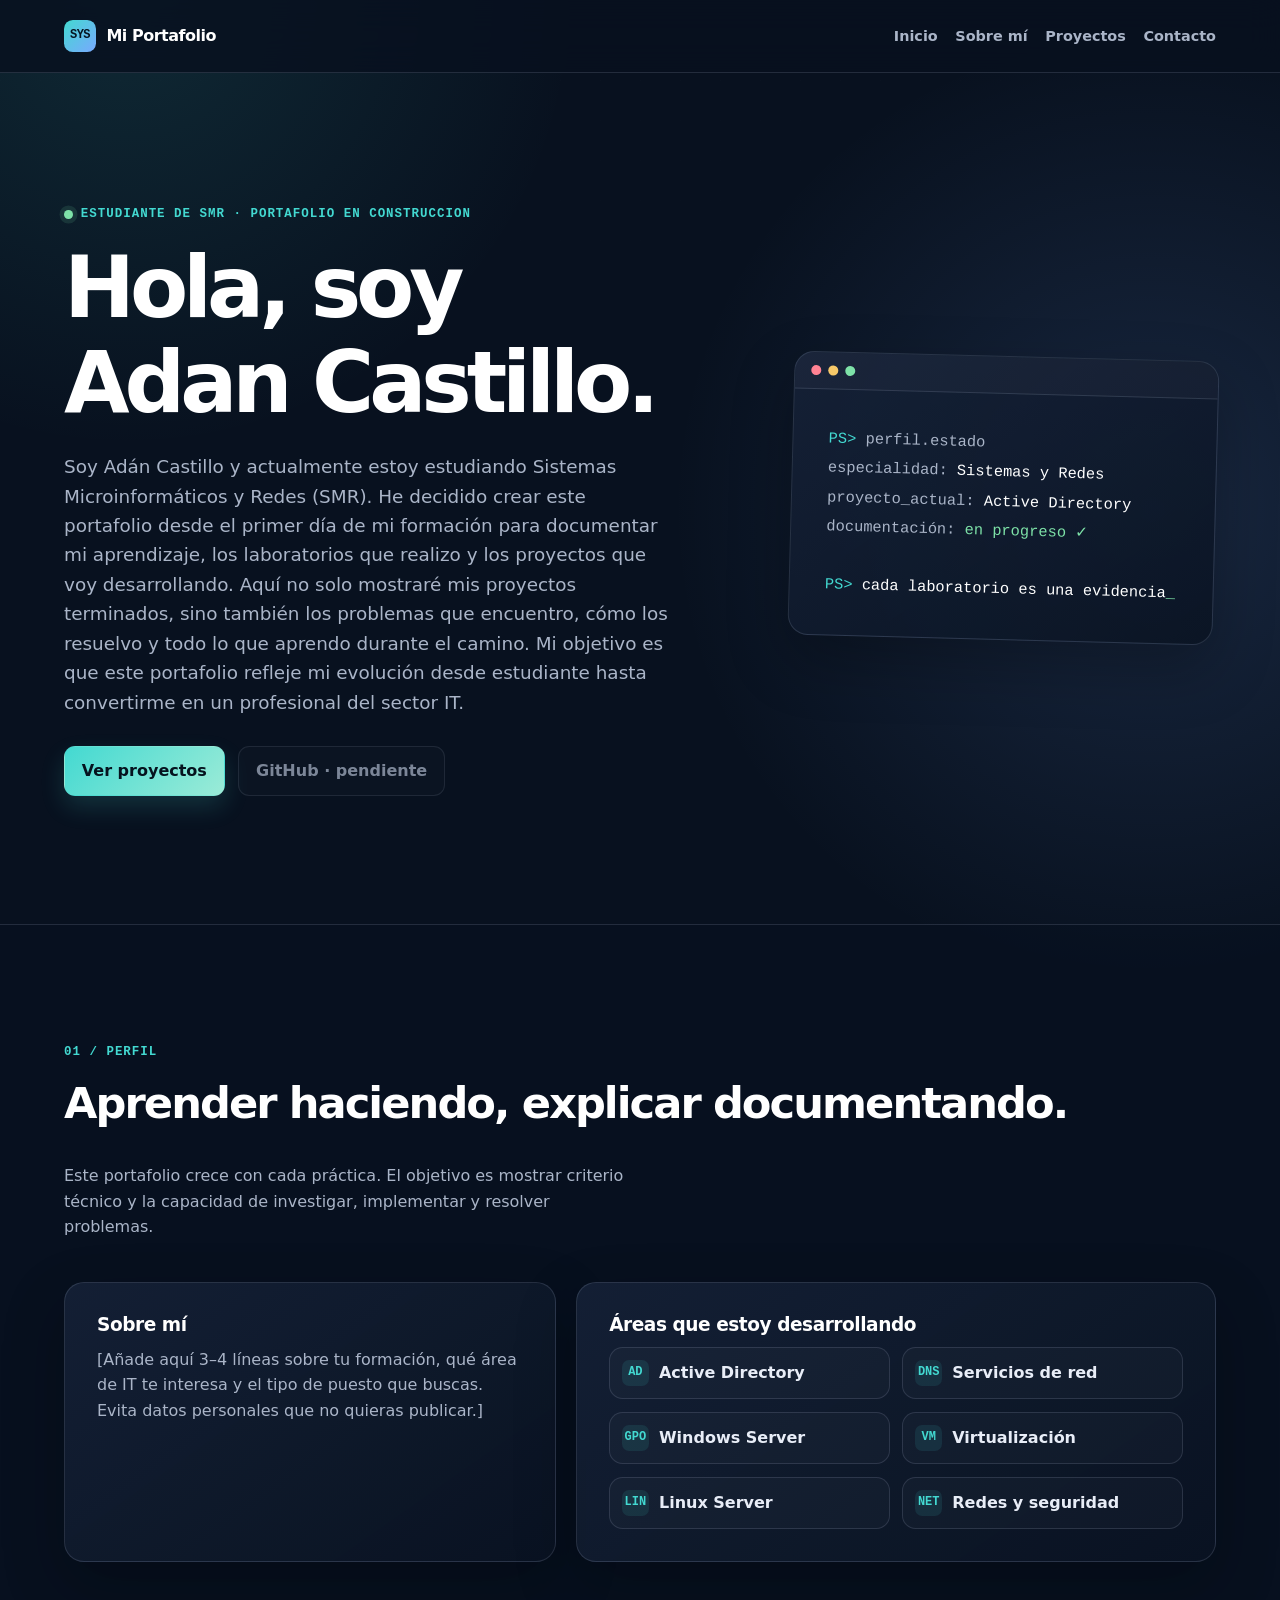
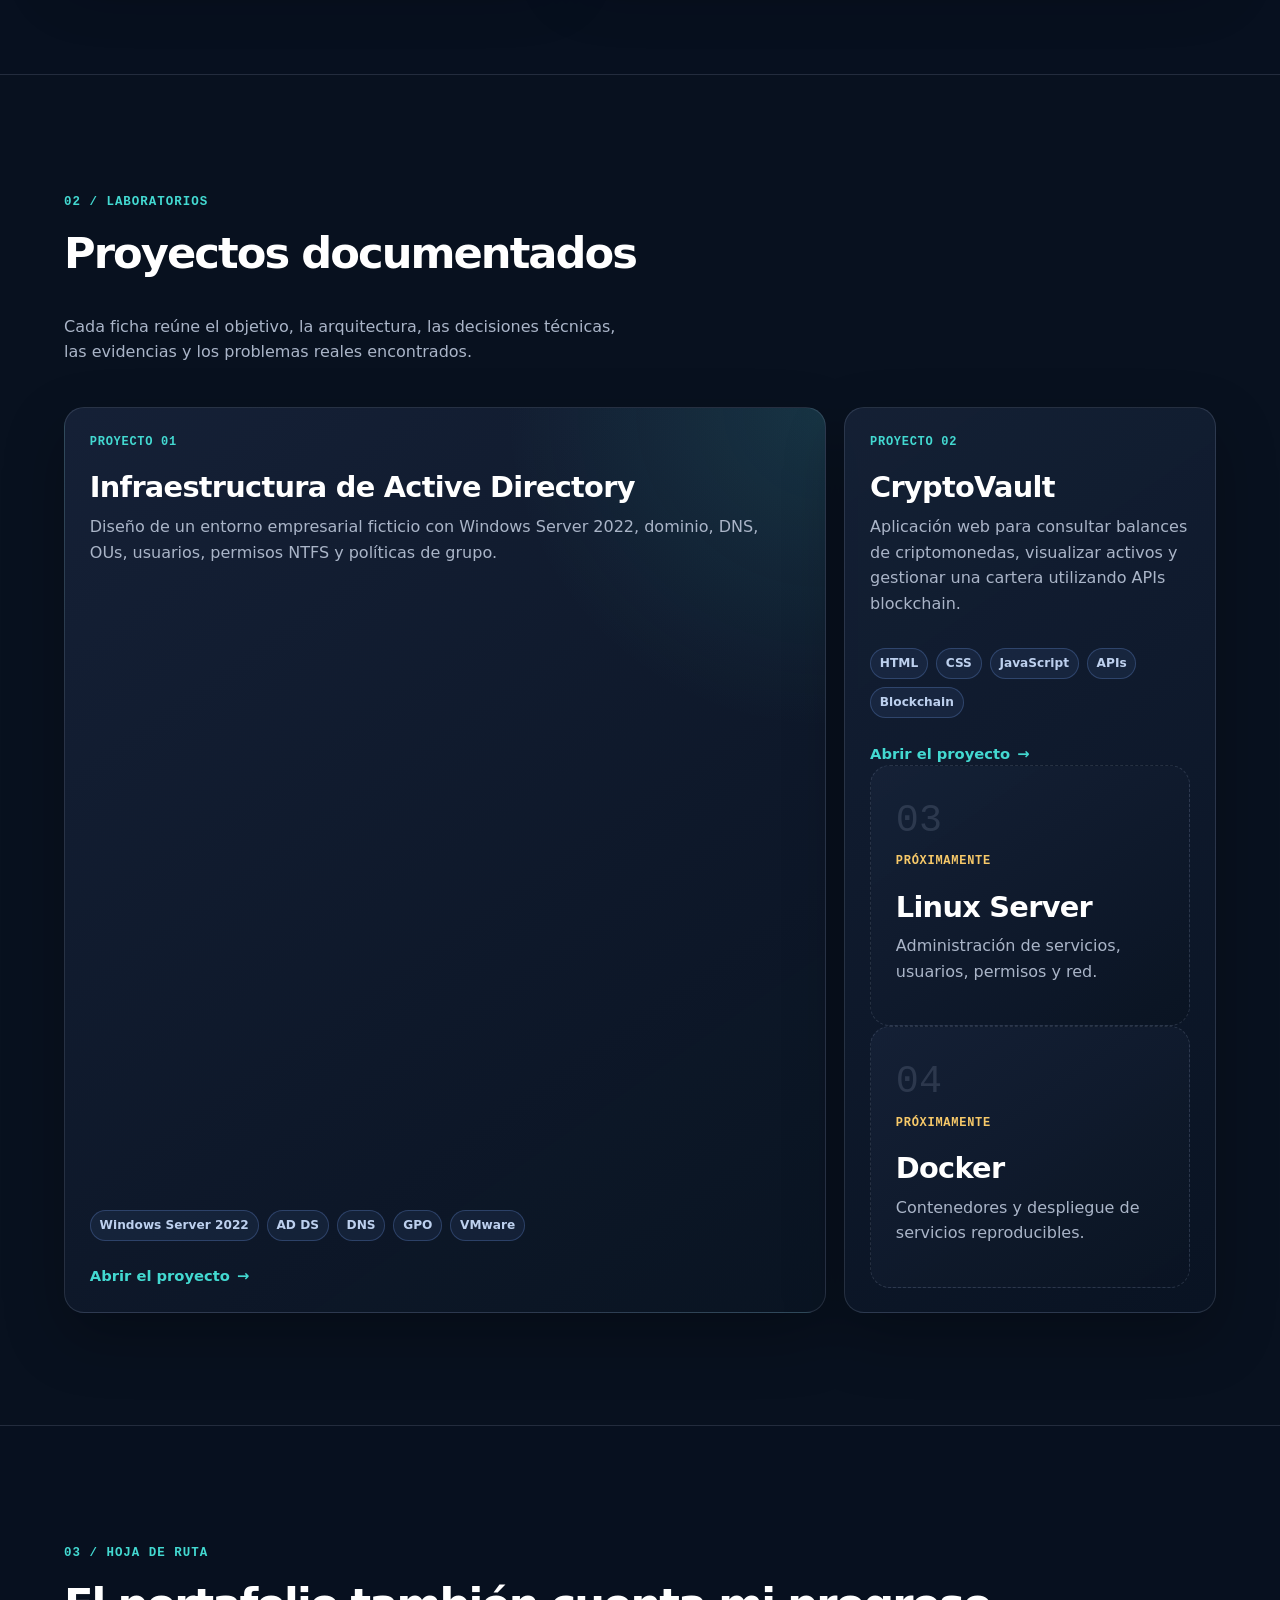
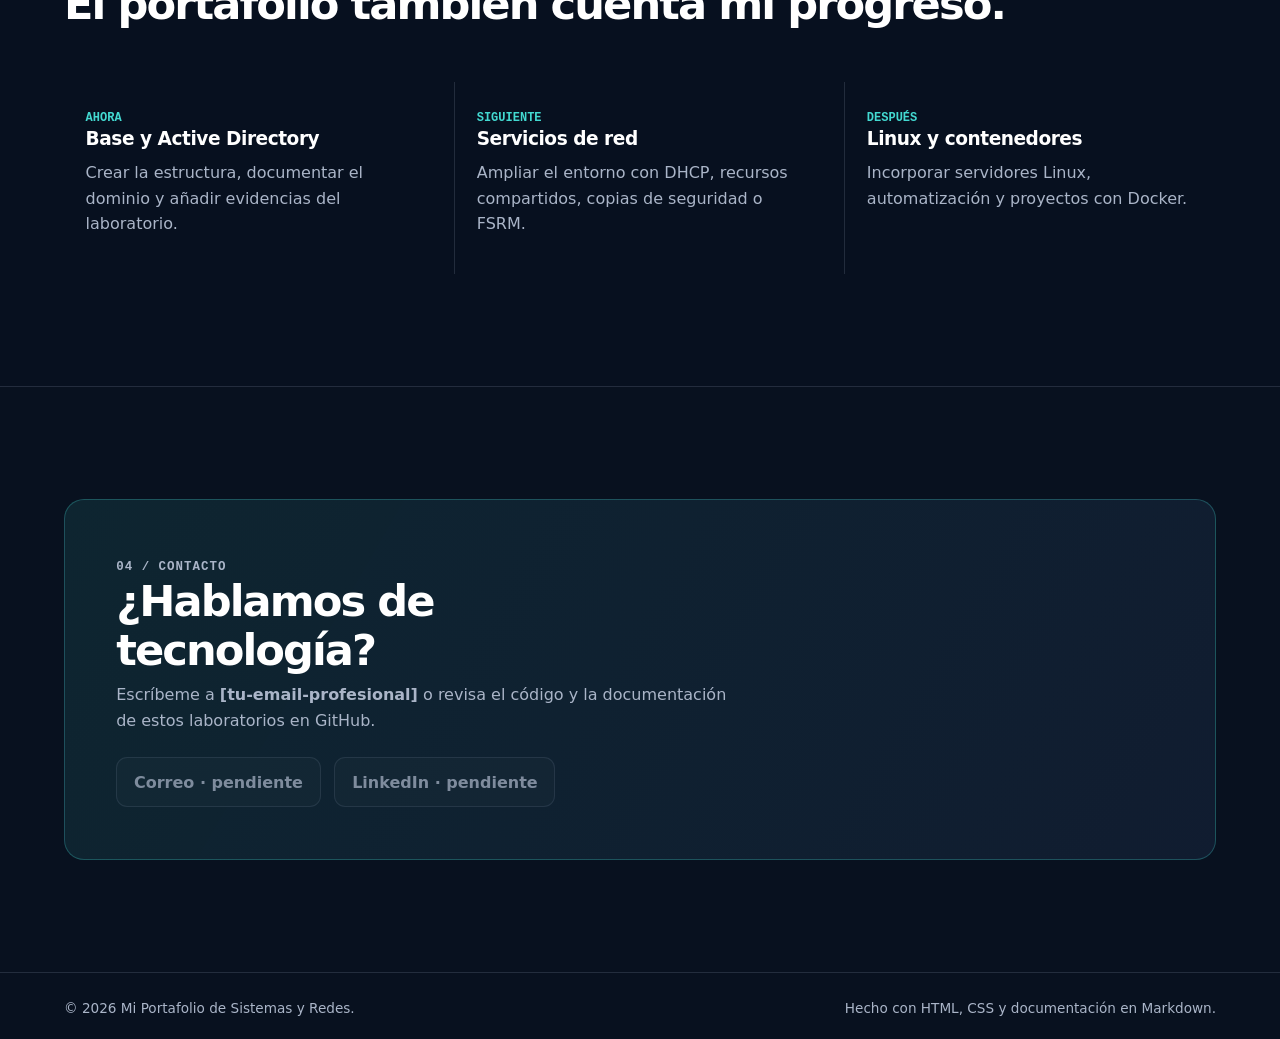
<file: index.html>
<!doctype html>
<html lang="es">
  <head>
    <meta charset="utf-8">
    <meta name="viewport" content="width=device-width, initial-scale=1">
    <meta name="description" content="Portafolio técnico de [Adan Castillo]: estudiante de sistemas microinformaticos y redes(SMR), documentando su aprendizaje, laboratorios y proyectos desde el primer dia.">
    <title>Mi Portafolio · Sistemas y Redes</title>
    <link rel="stylesheet" href="assets/css/styles.css">
  </head>
  <body>
    <a class="skip-link" href="#contenido">Saltar al contenido</a>

    <header class="site-header">
      <nav class="nav container" aria-label="Navegación principal">
        <a class="brand" href="#inicio" aria-label="Ir al inicio">
          <span class="brand-mark">SYS</span>
          <span>Mi Portafolio</span>
        </a>
        <ul class="nav-links">
          <li><a href="#inicio">Inicio</a></li>
          <li><a href="#sobre-mi">Sobre mí</a></li>
          <li><a href="#proyectos">Proyectos</a></li>
          <li><a href="#contacto">Contacto</a></li>
        </ul>
      </nav>
    </header>

    <main id="contenido">
      <section class="hero container" id="inicio">
        <div>
          <p class="eyebrow"><span class="status-dot"></span> Estudiante de SMR · Portafolio en construccion</p>
          <h1>Hola, soy Adan Castillo.</h1>
          <p class="hero-copy">
Soy Adán Castillo y actualmente estoy estudiando Sistemas Microinformáticos y Redes (SMR).

He decidido crear este portafolio desde el primer día de mi formación para documentar mi aprendizaje, los laboratorios que realizo y los proyectos que voy desarrollando.

Aquí no solo mostraré mis proyectos terminados, sino también los problemas que encuentro, cómo los resuelvo y todo lo que aprendo durante el camino.

Mi objetivo es que este portafolio refleje mi evolución desde estudiante hasta convertirme en un profesional del sector IT.
</p>
          <div class="button-row">
            <a class="button button-primary" href="#proyectos">Ver proyectos</a>
            <span class="button button-disabled" title="Sustituye este botón por tu perfil de GitHub antes de publicar">GitHub · pendiente</span>
          </div>
        </div>

        <aside class="terminal-card" aria-label="Resumen del portafolio">
          <div class="terminal-top"><span></span><span></span><span></span></div>
          <div class="terminal-content">
            <p><span class="terminal-command">PS&gt;</span> <span class="terminal-label">perfil.estado</span></p>
            <p><span class="terminal-label">especialidad:</span> <span class="terminal-value">Sistemas y Redes</span></p>
            <p><span class="terminal-label">proyecto_actual:</span> <span class="terminal-value">Active Directory</span></p>
            <p><span class="terminal-label">documentación:</span> <span class="terminal-ok">en progreso ✓</span></p>
            <br>
            <p><span class="terminal-command">PS&gt;</span> <span class="terminal-value">cada laboratorio es una evidencia</span><span class="terminal-ok">_</span></p>
          </div>
        </aside>
      </section>

      <section class="section section-alt" id="sobre-mi">
        <div class="container">
          <div class="section-heading">
            <div>
              <p class="section-kicker">01 / Perfil</p>
              <h2>Aprender haciendo, explicar documentando.</h2>
            </div>
            <p>Este portafolio crece con cada práctica. El objetivo es mostrar criterio técnico y la capacidad de investigar, implementar y resolver problemas.</p>
          </div>
          <div class="about-grid">
            <article class="surface-card">
              <h3>Sobre mí</h3>
              <p>
                [Añade aquí 3–4 líneas sobre tu formación, qué área de IT te interesa y el tipo de puesto que buscas. Evita datos personales que no quieras publicar.]
              </p>
            </article>
            <article class="surface-card">
              <h3>Áreas que estoy desarrollando</h3>
              <ul class="skill-list">
                <li><span class="skill-icon">AD</span> Active Directory</li>
                <li><span class="skill-icon">DNS</span> Servicios de red</li>
                <li><span class="skill-icon">GPO</span> Windows Server</li>
                <li><span class="skill-icon">VM</span> Virtualización</li>
                <li><span class="skill-icon">LIN</span> Linux Server</li>
                <li><span class="skill-icon">NET</span> Redes y seguridad</li>
              </ul>
            </article>
          </div>
        </div>
      </section>

      <section class="section" id="proyectos">
        <div class="container">
          <div class="section-heading">
            <div>
              <p class="section-kicker">02 / Laboratorios</p>
              <h2>Proyectos documentados</h2>
            </div>
            <p>Cada ficha reúne el objetivo, la arquitectura, las decisiones técnicas, las evidencias y los problemas reales encontrados.</p>
          </div>
          <div class="project-grid">
            <article class="project-card featured">
              <div class="project-number">Proyecto 01</div>
              <h3>Infraestructura de Active Directory</h3>
              <p>Diseño de un entorno empresarial ficticio con Windows Server 2022, dominio, DNS, OUs, usuarios, permisos NTFS y políticas de grupo.</p>
              <ul class="tag-list" aria-label="Tecnologías">
                <li>Windows Server 2022</li>
                <li>AD DS</li>
                <li>DNS</li>
                <li>GPO</li>
                <li>VMware</li>
              </ul>
              <a class="project-link" href="proyectos/active-directory/">Abrir el proyecto</a>
            </article>

            <article class="project-card">
    <div class="project-number">Proyecto 02</div>

    <h3>CryptoVault</h3>

    <p>
        Aplicación web para consultar balances de criptomonedas,
        visualizar activos y gestionar una cartera utilizando APIs
        blockchain.
    </p>

    <ul class="tag-list" aria-label="Tecnologías">
        <li>HTML</li>
        <li>CSS</li>
        <li>JavaScript</li>
        <li>APIs</li>
        <li>Blockchain</li>
    </ul>

    <a class="project-link"
       href="proyectos/cryptovault/">
       Abrir el proyecto
    </a>

            <article class="project-card placeholder-card">
              <span class="placeholder-symbol" aria-hidden="true">03</span>
              <div>
                <div class="card-status">Próximamente</div>
                <h3>Linux Server</h3>
                <p>Administración de servicios, usuarios, permisos y red.</p>
              </div>
            </article>

            <article class="project-card placeholder-card">
              <span class="placeholder-symbol" aria-hidden="true">04</span>
              <div>
                <div class="card-status">Próximamente</div>
                <h3>Docker</h3>
                <p>Contenedores y despliegue de servicios reproducibles.</p>
              </div>
            </article>
          </div>
        </div>
      </section>

      <section class="section section-alt" aria-labelledby="roadmap-title">
        <div class="container">
          <div class="section-heading">
            <div>
              <p class="section-kicker">03 / Hoja de ruta</p>
              <h2 id="roadmap-title">El portafolio también cuenta mi progreso.</h2>
            </div>
          </div>
          <div class="roadmap-grid">
            <article class="roadmap-card">
              <span>AHORA</span>
              <h3>Base y Active Directory</h3>
              <p>Crear la estructura, documentar el dominio y añadir evidencias del laboratorio.</p>
            </article>
            <article class="roadmap-card">
              <span>SIGUIENTE</span>
              <h3>Servicios de red</h3>
              <p>Ampliar el entorno con DHCP, recursos compartidos, copias de seguridad o FSRM.</p>
            </article>
            <article class="roadmap-card">
              <span>DESPUÉS</span>
              <h3>Linux y contenedores</h3>
              <p>Incorporar servidores Linux, automatización y proyectos con Docker.</p>
            </article>
          </div>
        </div>
      </section>

      <section class="section" id="contacto">
        <div class="container">
          <div class="contact-panel">
            <div>
              <p class="section-kicker">04 / Contacto</p>
              <h2>¿Hablamos de tecnología?</h2>
              <p>Escríbeme a <strong>[tu-email-profesional]</strong> o revisa el código y la documentación de estos laboratorios en GitHub.</p>
            </div>
            <div class="button-row" aria-label="Enlaces de contacto pendientes de configurar">
              <span class="button button-disabled">Correo · pendiente</span>
              <span class="button button-disabled">LinkedIn · pendiente</span>
            </div>
          </div>
        </div>
      </section>
    </main>

    <footer class="site-footer">
      <div class="container footer-inner">
        <span>© 2026 Mi Portafolio de Sistemas y Redes.</span>
        <span>Hecho con HTML, CSS y documentación en Markdown.</span>
      </div>
    </footer>
  </body>
</html>
</file>
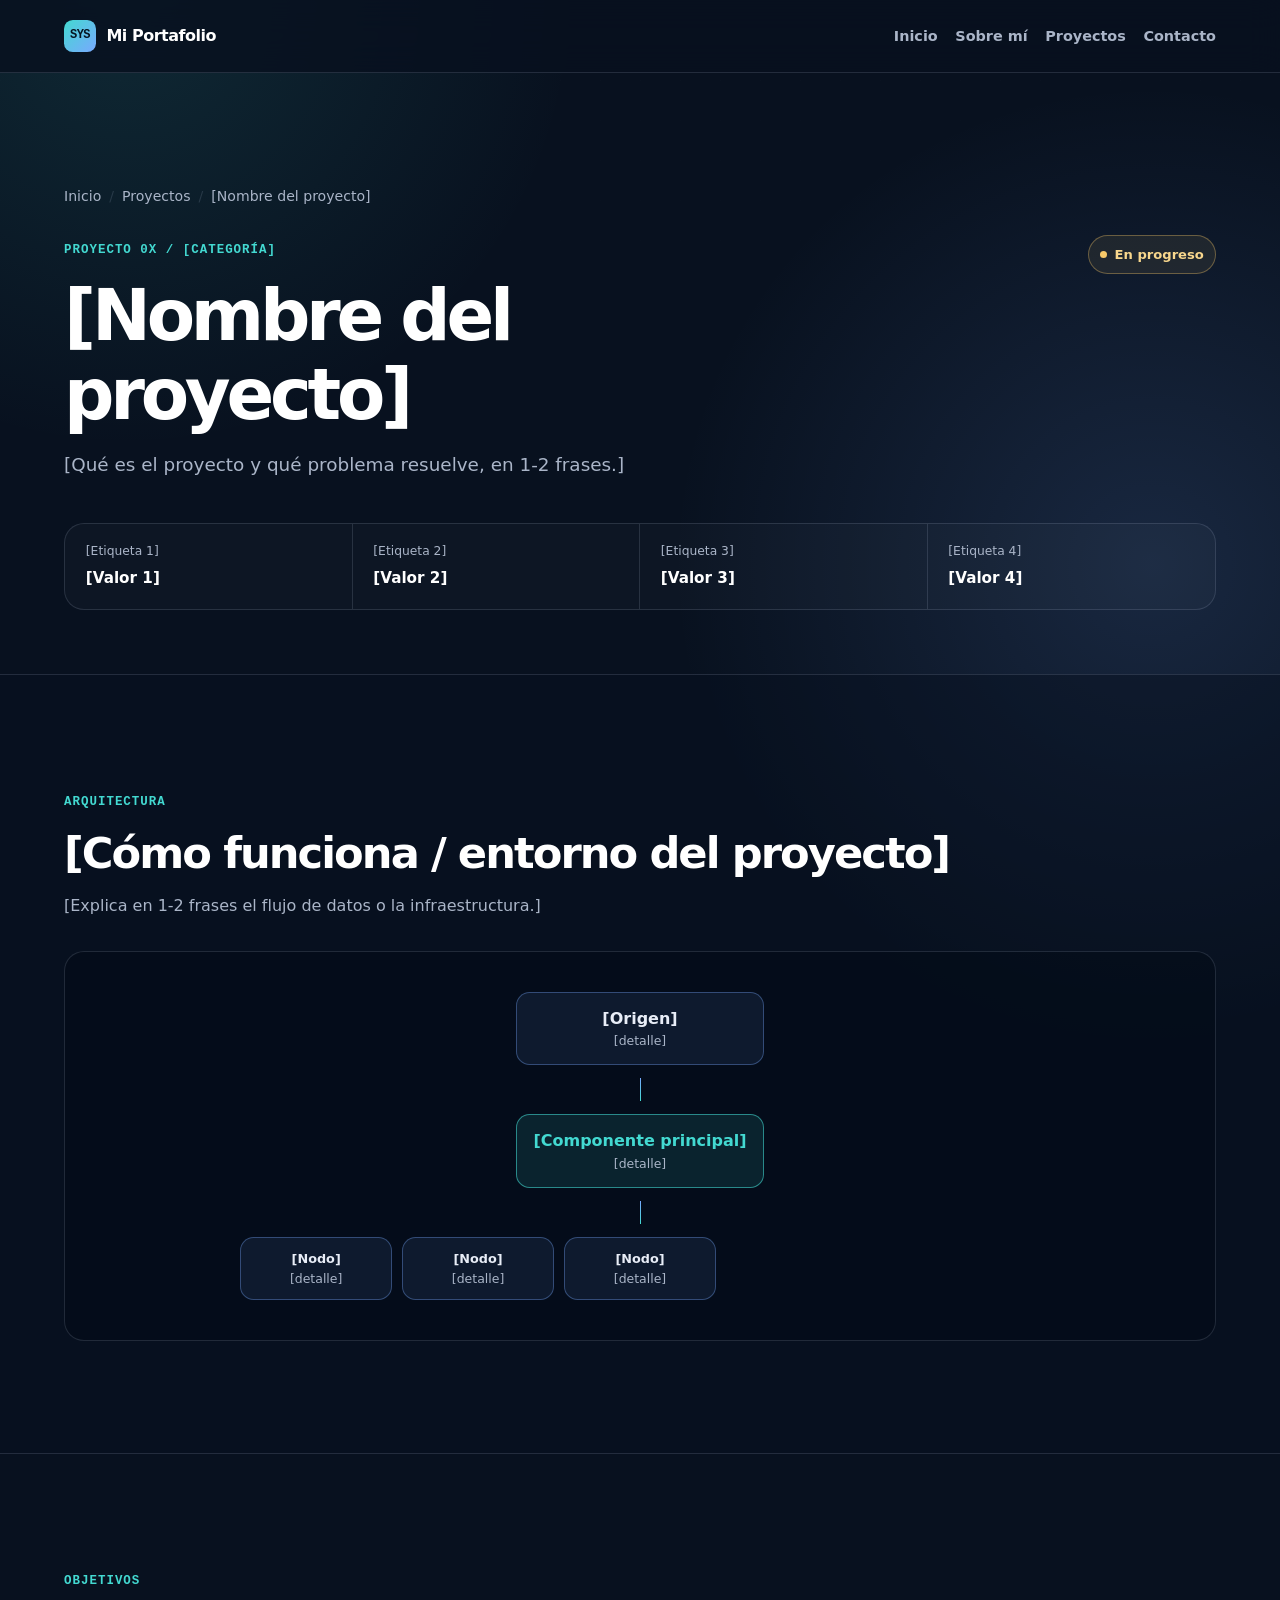
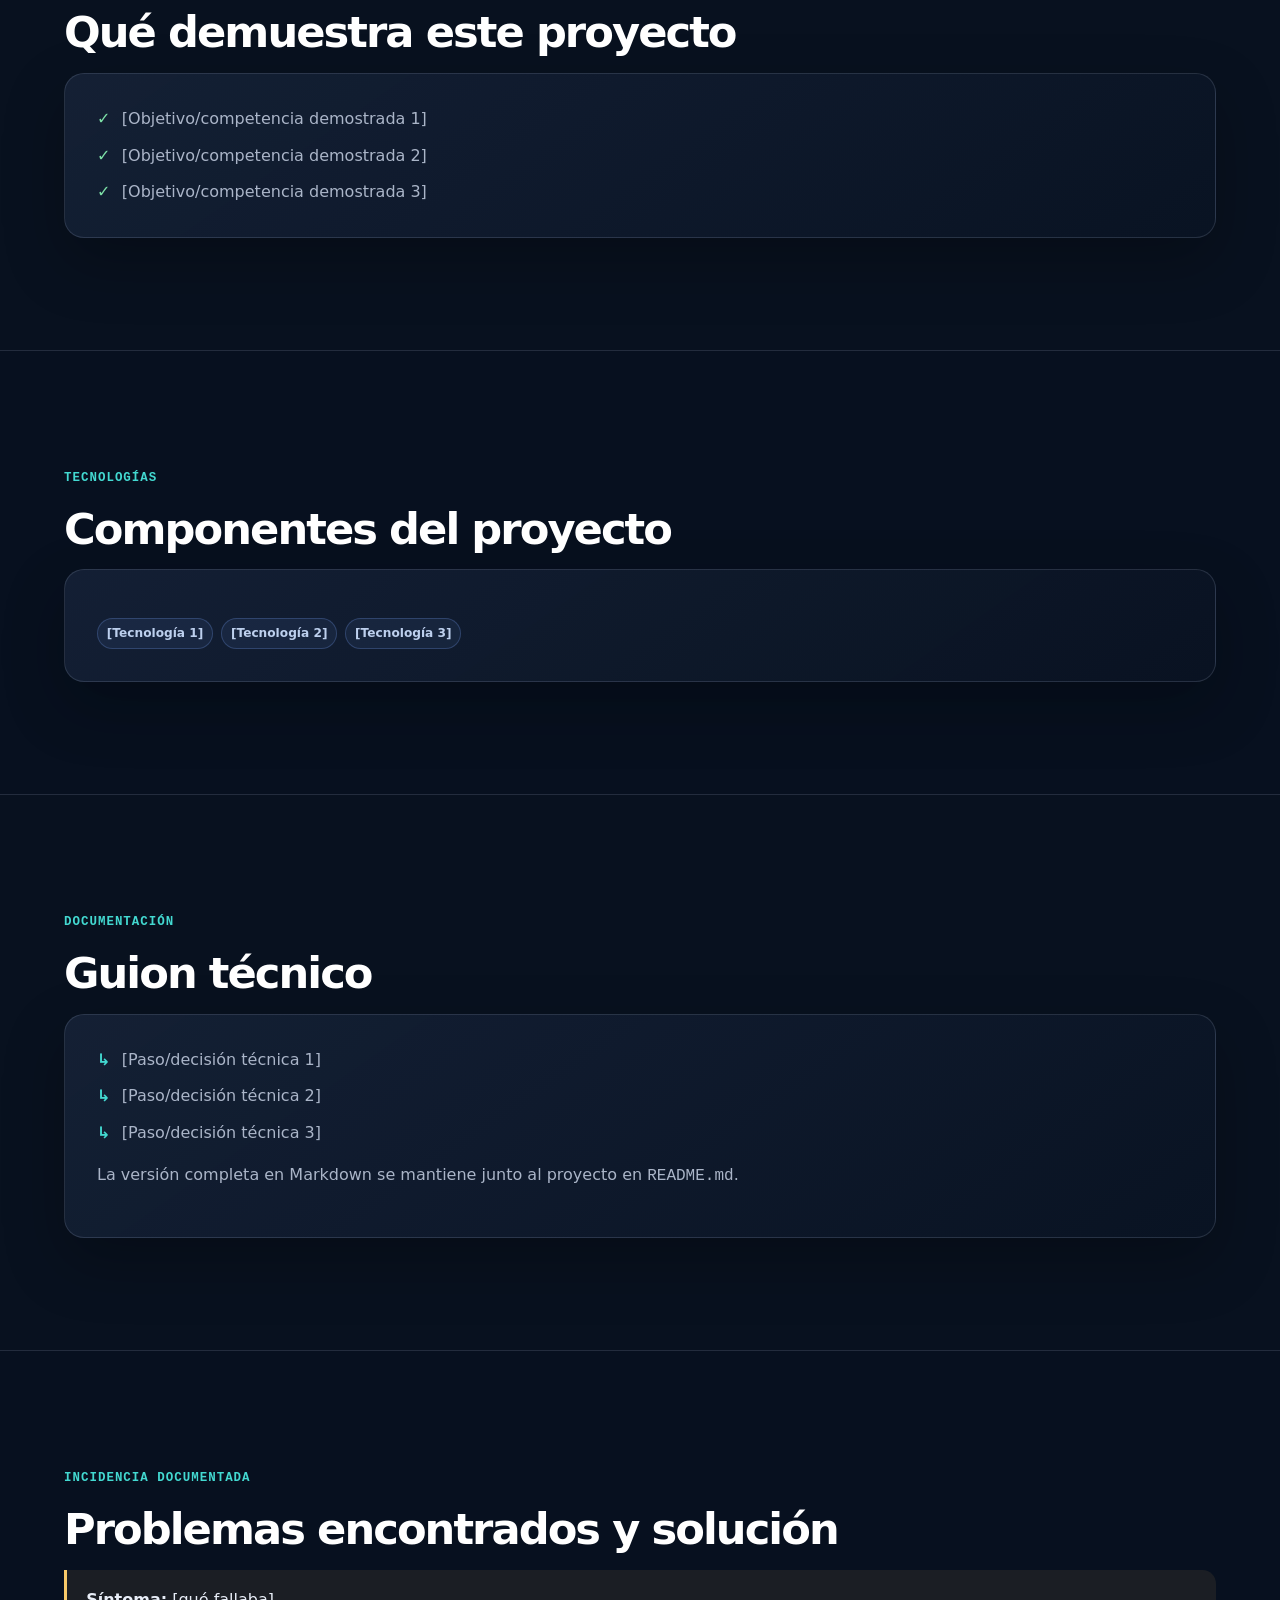
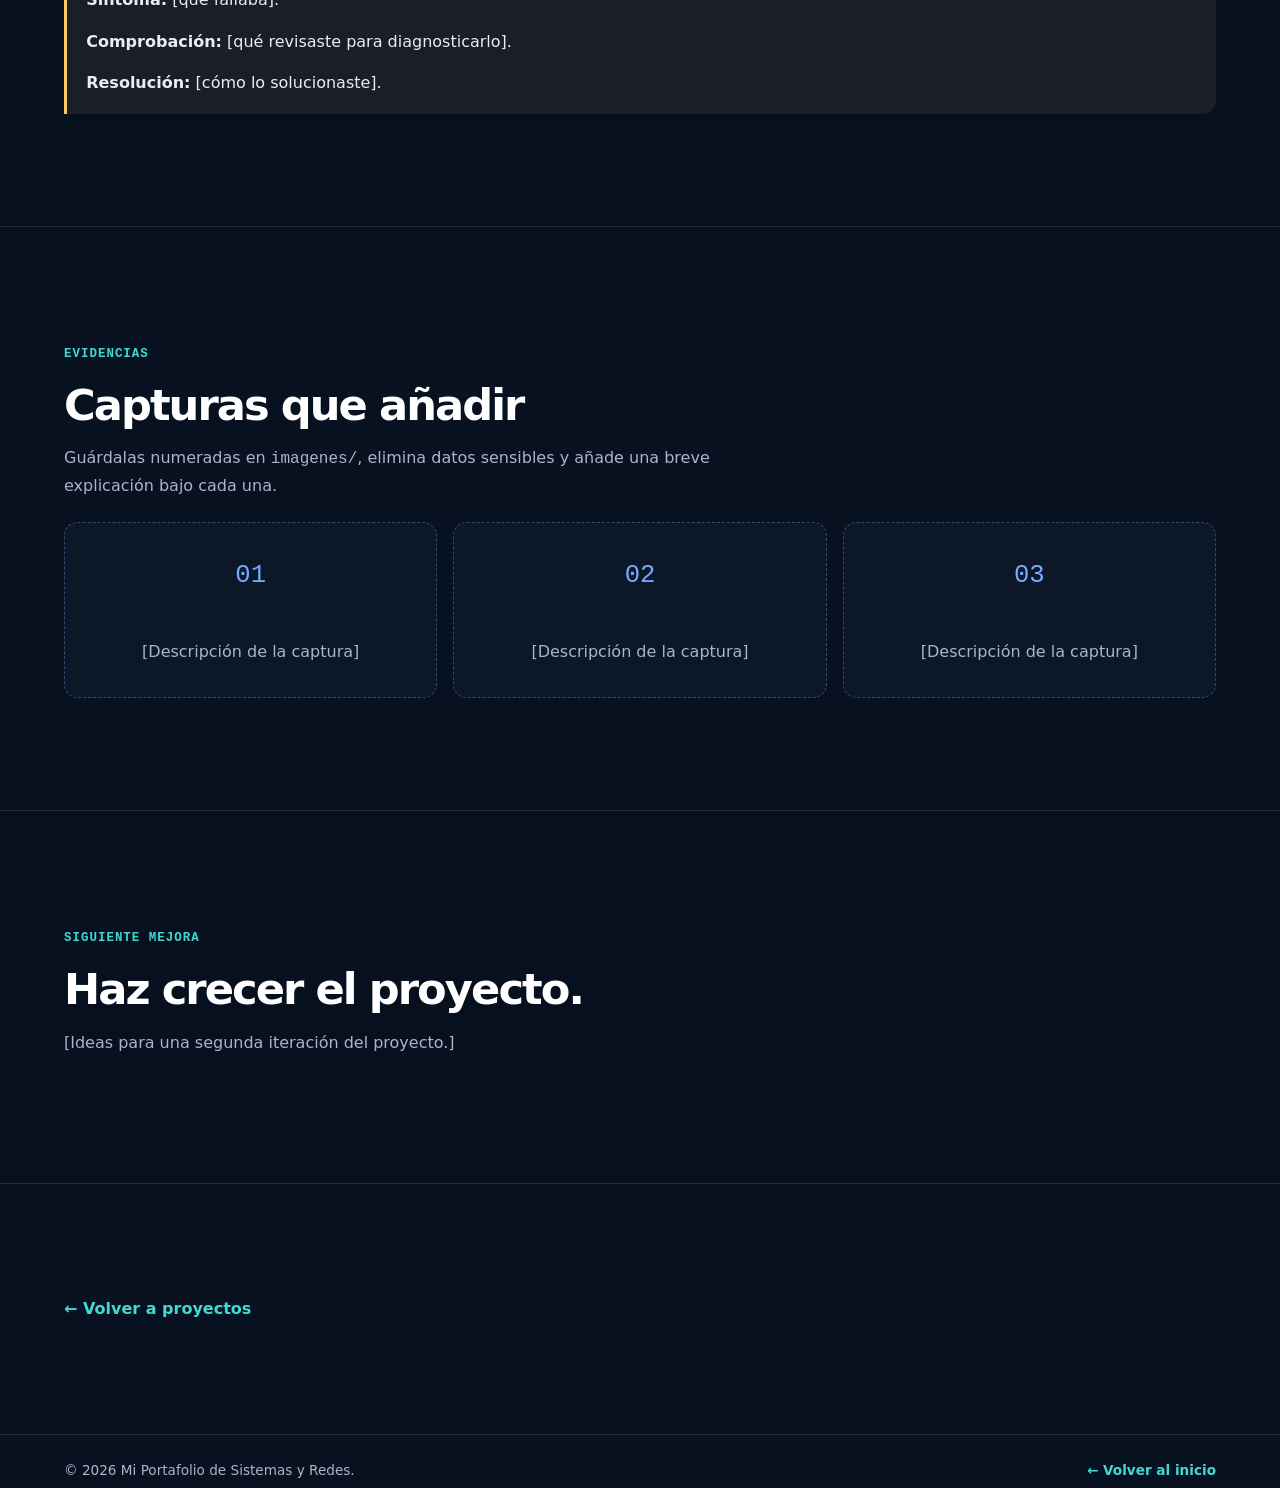
<file: proyectos/_plantilla-proyecto/index.html>
<!doctype html>
<html lang="es">
  <head>
    <meta charset="utf-8">
    <meta name="viewport" content="width=device-width, initial-scale=1">
    <!-- TODO: describe el proyecto en 1 frase -->
    <meta name="description" content="[Nombre del proyecto]: [descripción corta del laboratorio/proyecto].">
    <!-- TODO: título de pestaña -->
    <title>[Nombre del proyecto] · Mi Portafolio</title>
    <!-- No toques esta ruta: siempre 2 niveles hasta assets/ -->
    <link rel="stylesheet" href="../../assets/css/styles.css">
  </head>
  <body>
    <a class="skip-link" href="#contenido">Saltar al contenido</a>

    <!-- Cabecera: idéntica en todas las páginas, no la edites -->
    <header class="site-header">
      <nav class="nav container" aria-label="Navegación principal">
        <a class="brand" href="../../index.html" aria-label="Ir al inicio">
          <span class="brand-mark">SYS</span>
          <span>Mi Portafolio</span>
        </a>
        <ul class="nav-links">
          <li><a href="../../index.html">Inicio</a></li>
          <li><a href="../../index.html#sobre-mi">Sobre mí</a></li>
          <li><a href="../../index.html#proyectos">Proyectos</a></li>
          <li><a href="../../index.html#contacto">Contacto</a></li>
        </ul>
      </nav>
    </header>

    <main id="contenido">
      <section class="project-hero container">
        <p class="breadcrumb">
          <a href="../../index.html">Inicio</a><span>/</span>
          <a href="../../index.html#proyectos">Proyectos</a><span>/</span>
          <!-- TODO: nombre corto del proyecto -->
          [Nombre del proyecto]
        </p>

        <div class="project-title-row">
          <div>
            <!-- TODO: numeración y categoría, p.ej. "Proyecto 02 / Aplicaciones Web" -->
            <p class="section-kicker">Proyecto 0X / [Categoría]</p>
            <!-- TODO: nombre del proyecto -->
            <h1>[Nombre del proyecto]</h1>
            <!-- TODO: resumen de 1-2 frases -->
            <p class="project-lead">[Qué es el proyecto y qué problema resuelve, en 1-2 frases.]</p>
          </div>
          <!-- TODO: estado real del proyecto -->
          <span class="status-badge">En progreso</span>
        </div>

        <!-- Ficha rápida: exactamente 4 datos clave del proyecto -->
        <dl class="summary-strip">
          <div class="summary-item">
            <dt>[Etiqueta 1]</dt>
            <dd>[Valor 1]</dd>
          </div>
          <div class="summary-item">
            <dt>[Etiqueta 2]</dt>
            <dd>[Valor 2]</dd>
          </div>
          <div class="summary-item">
            <dt>[Etiqueta 3]</dt>
            <dd>[Valor 3]</dd>
          </div>
          <div class="summary-item">
            <dt>[Etiqueta 4]</dt>
            <dd>[Valor 4]</dd>
          </div>
        </dl>
      </section>

      <!-- Arquitectura -->
      <section class="section section-alt">
        <div class="container">
          <p class="section-kicker">Arquitectura</p>
          <h2>[Cómo funciona / entorno del proyecto]</h2>
          <p style="max-width:42rem;color:var(--muted);margin-bottom:2rem;">[Explica en 1-2 frases el flujo de datos o la infraestructura.]</p>

          <div class="architecture">
            <!-- Repite architecture-node por cada capa; usa "primary" en el nodo central/clave -->
            <div class="architecture-node"><strong>[Origen]</strong><small>[detalle]</small></div>
            <div class="architecture-line"></div>
            <div class="architecture-node primary"><strong>[Componente principal]</strong><small>[detalle]</small></div>
            <div class="architecture-line"></div>
            <div class="architecture-clients">
              <div class="architecture-node"><strong>[Nodo]</strong><small>[detalle]</small></div>
              <div class="architecture-node"><strong>[Nodo]</strong><small>[detalle]</small></div>
              <div class="architecture-node"><strong>[Nodo]</strong><small>[detalle]</small></div>
            </div>
          </div>
        </div>
      </section>

      <!-- Objetivos -->
      <section class="section">
        <div class="container">
          <p class="section-kicker">Objetivos</p>
          <h2>Qué demuestra este proyecto</h2>
          <article class="detail-card">
            <ul class="check-list">
              <li>[Objetivo/competencia demostrada 1]</li>
              <li>[Objetivo/competencia demostrada 2]</li>
              <li>[Objetivo/competencia demostrada 3]</li>
            </ul>
          </article>
        </div>
      </section>

      <!-- Tecnologías -->
      <section class="section section-alt">
        <div class="container">
          <p class="section-kicker">Tecnologías</p>
          <h2>Componentes del proyecto</h2>
          <article class="detail-card">
            <ul class="tag-list">
              <li>[Tecnología 1]</li>
              <li>[Tecnología 2]</li>
              <li>[Tecnología 3]</li>
            </ul>
          </article>
        </div>
      </section>

      <!-- Documentación -->
      <section class="section">
        <div class="container">
          <p class="section-kicker">Documentación</p>
          <h2>Guion técnico</h2>
          <article class="detail-card">
            <ul class="document-list">
              <li>[Paso/decisión técnica 1]</li>
              <li>[Paso/decisión técnica 2]</li>
              <li>[Paso/decisión técnica 3]</li>
            </ul>
            <p style="margin-top:1rem;">La versión completa en Markdown se mantiene junto al proyecto en <code>README.md</code>.</p>
          </article>
        </div>
      </section>

      <!-- Incidencias / problemas encontrados -->
      <section class="section section-alt">
        <div class="container">
          <p class="section-kicker">Incidencia documentada</p>
          <h2>Problemas encontrados y solución</h2>
          <div class="callout">
            <p><strong>Síntoma:</strong> [qué fallaba].</p>
            <p><strong>Comprobación:</strong> [qué revisaste para diagnosticarlo].</p>
            <p><strong>Resolución:</strong> [cómo lo solucionaste].</p>
          </div>
        </div>
      </section>

      <!-- Evidencias -->
      <section class="section">
        <div class="container">
          <p class="section-kicker">Evidencias</p>
          <h2>Capturas que añadir</h2>
          <p style="max-width:42rem;color:var(--muted);margin-bottom:1.5rem;">
            Guárdalas numeradas en <code>imagenes/</code>, elimina datos sensibles y añade una breve explicación bajo cada una.
          </p>
          <div class="capture-grid">
            <div class="capture-placeholder"><span>01</span>[Descripción de la captura]</div>
            <div class="capture-placeholder"><span>02</span>[Descripción de la captura]</div>
            <div class="capture-placeholder"><span>03</span>[Descripción de la captura]</div>
          </div>
        </div>
      </section>

      <!-- Siguiente mejora -->
      <section class="section section-alt">
        <div class="container">
          <p class="section-kicker">Siguiente mejora</p>
          <h2>Haz crecer el proyecto.</h2>
          <p style="max-width:42rem;color:var(--muted);">[Ideas para una segunda iteración del proyecto.]</p>
        </div>
      </section>

      <section class="section">
        <div class="container">
          <a class="back-link" href="../../index.html#proyectos">← Volver a proyectos</a>
        </div>
      </section>
    </main>

    <footer class="site-footer">
      <div class="container footer-inner">
        <span>© 2026 Mi Portafolio de Sistemas y Redes.</span>
        <a class="back-link" href="../../index.html">← Volver al inicio</a>
      </div>
    </footer>
  </body>
</html>
</file>
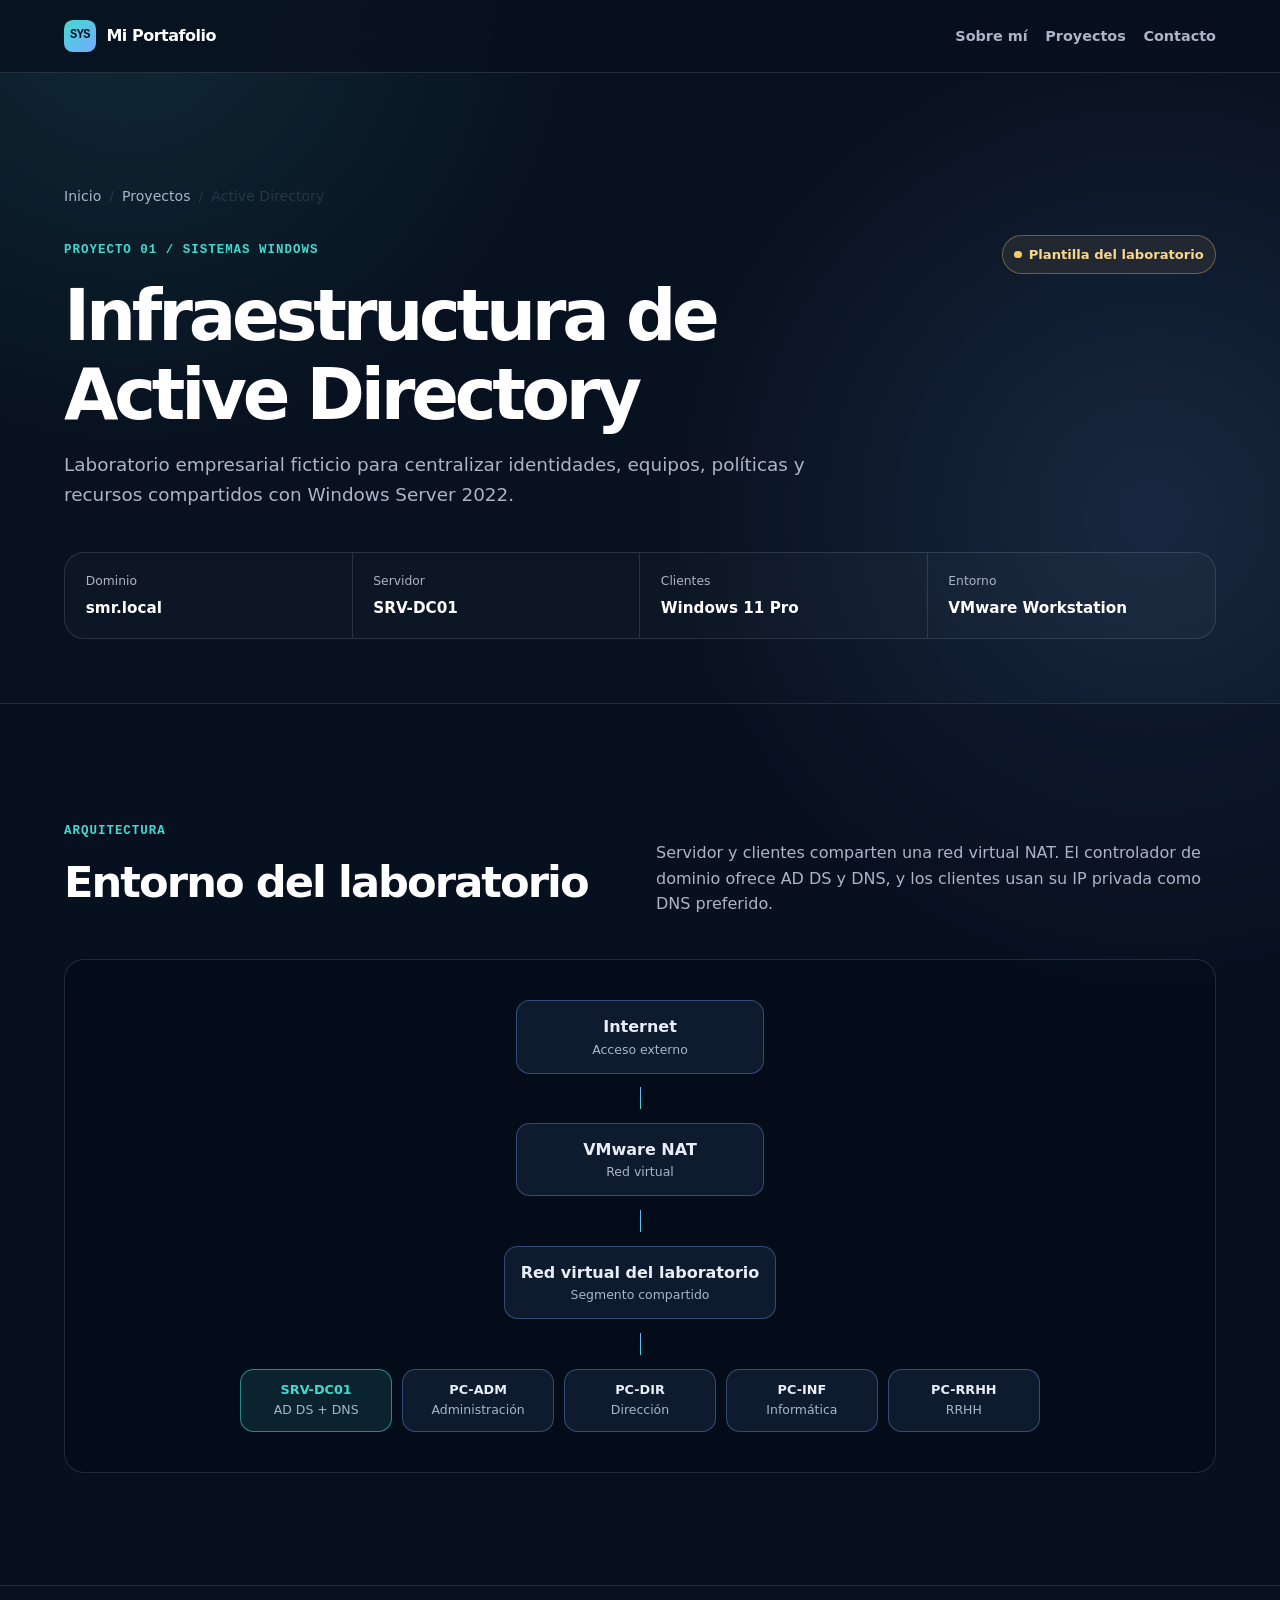
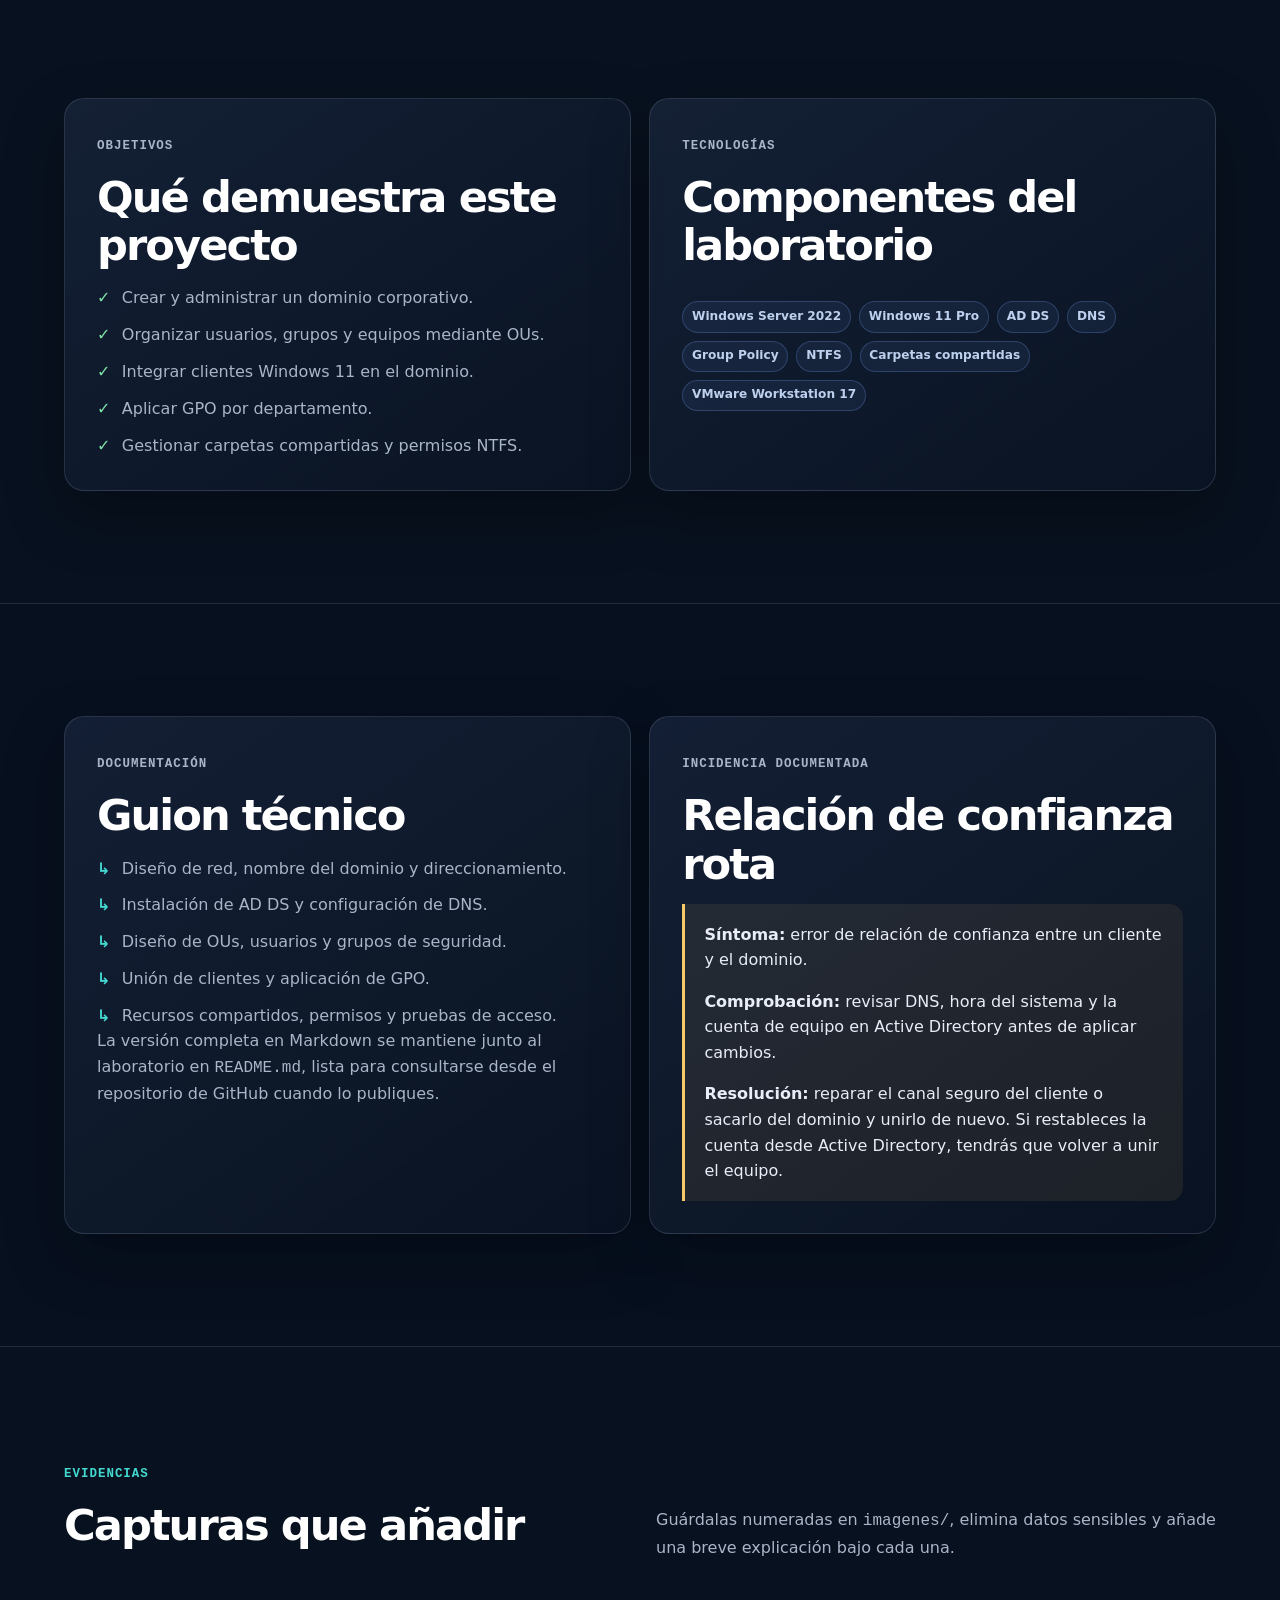
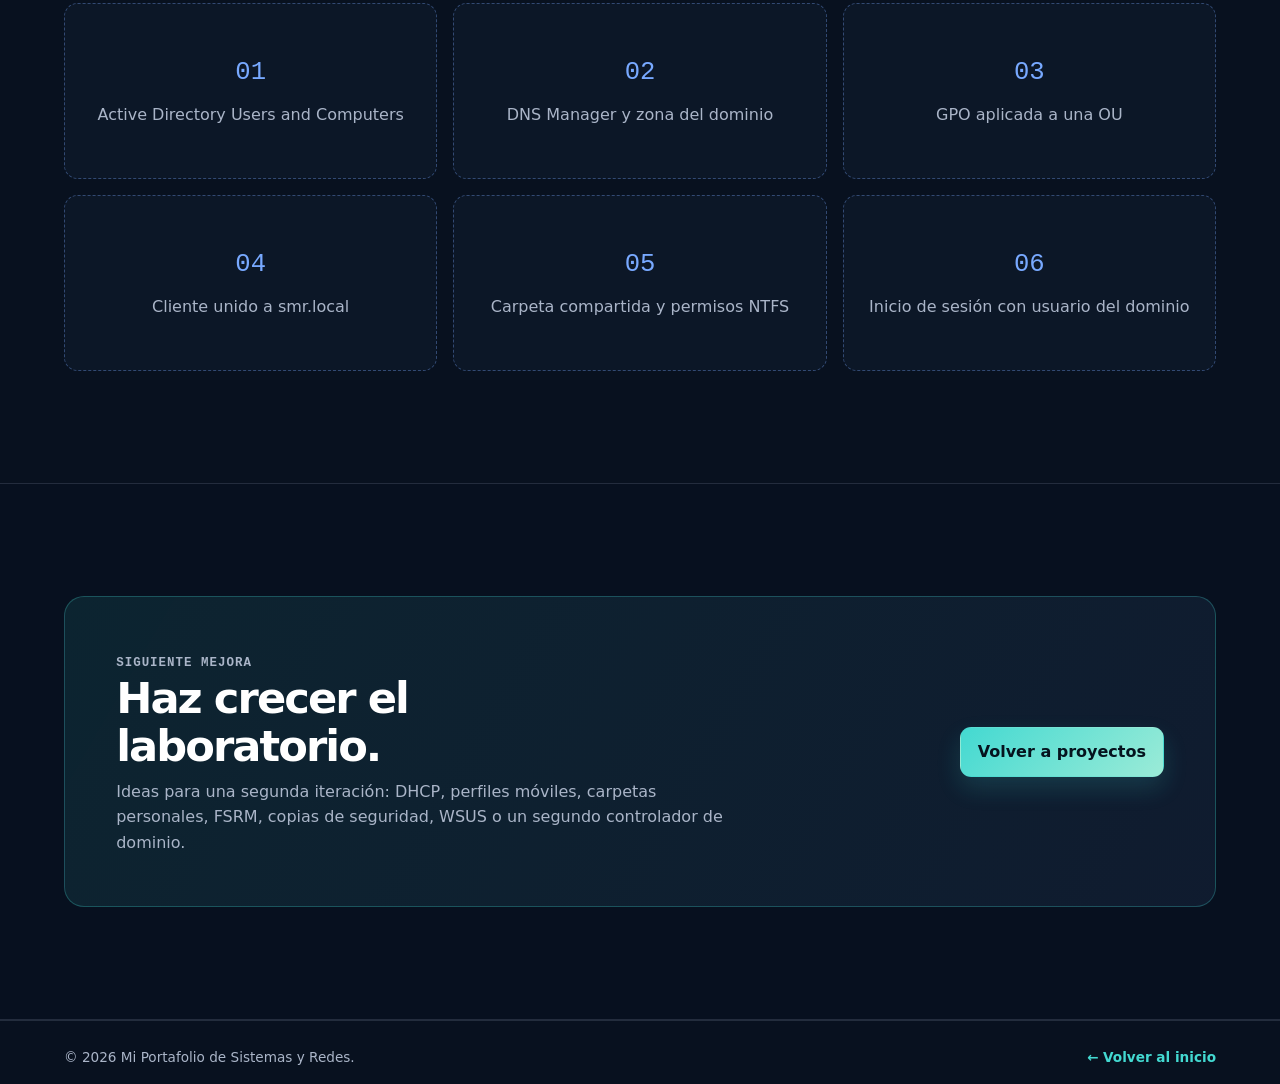
<file: proyectos/active-directory/index.html>
<!doctype html>
<html lang="es">
  <head>
    <meta charset="utf-8">
    <meta name="viewport" content="width=device-width, initial-scale=1">
    <meta name="description" content="Proyecto de infraestructura de Active Directory con Windows Server 2022.">
    <title>Active Directory · Mi Portafolio</title>
    <link rel="stylesheet" href="../../assets/css/styles.css">
  </head>
  <body>
    <a class="skip-link" href="#contenido">Saltar al contenido</a>

    <header class="site-header">
      <nav class="nav container" aria-label="Navegación principal">
        <a class="brand" href="../../" aria-label="Ir al inicio">
          <span class="brand-mark">SYS</span>
          <span>Mi Portafolio</span>
        </a>
        <ul class="nav-links">
          <li><a href="../../#sobre-mi">Sobre mí</a></li>
          <li><a href="../../#proyectos">Proyectos</a></li>
          <li><a href="../../#contacto">Contacto</a></li>
        </ul>
      </nav>
    </header>

    <main id="contenido">
      <section class="project-hero container">
        <nav class="breadcrumb" aria-label="Ruta de navegación">
          <a href="../../">Inicio</a><span>/</span><a href="../../#proyectos">Proyectos</a><span>/</span><span aria-current="page">Active Directory</span>
        </nav>
        <div class="project-title-row">
          <div>
            <p class="section-kicker">Proyecto 01 / Sistemas Windows</p>
            <h1>Infraestructura de Active Directory</h1>
            <p class="project-lead">Laboratorio empresarial ficticio para centralizar identidades, equipos, políticas y recursos compartidos con Windows Server 2022.</p>
          </div>
          <span class="status-badge">Plantilla del laboratorio</span>
        </div>
        <dl class="summary-strip">
          <div class="summary-item"><dt>Dominio</dt><dd>smr.local</dd></div>
          <div class="summary-item"><dt>Servidor</dt><dd>SRV-DC01</dd></div>
          <div class="summary-item"><dt>Clientes</dt><dd>Windows 11 Pro</dd></div>
          <div class="summary-item"><dt>Entorno</dt><dd>VMware Workstation</dd></div>
        </dl>
      </section>

      <section class="section section-alt">
        <div class="container">
          <div class="section-heading">
            <div>
              <p class="section-kicker">Arquitectura</p>
              <h2>Entorno del laboratorio</h2>
            </div>
            <p>Servidor y clientes comparten una red virtual NAT. El controlador de dominio ofrece AD DS y DNS, y los clientes usan su IP privada como DNS preferido.</p>
          </div>
          <div class="architecture" role="img" aria-label="Internet conectado por VMware NAT a una red virtual compartida por el servidor SRV-DC01 con Active Directory y DNS y por cuatro clientes de los departamentos Administración, Dirección, Informática y RRHH.">
            <div class="architecture-node"><strong>Internet</strong><small>Acceso externo</small></div>
            <div class="architecture-line" aria-hidden="true"></div>
            <div class="architecture-node"><strong>VMware NAT</strong><small>Red virtual</small></div>
            <div class="architecture-line" aria-hidden="true"></div>
            <div class="architecture-node"><strong>Red virtual del laboratorio</strong><small>Segmento compartido</small></div>
            <div class="architecture-line" aria-hidden="true"></div>
            <div class="architecture-clients">
              <div class="architecture-node primary"><strong>SRV-DC01</strong><small>AD DS + DNS</small></div>
              <div class="architecture-node"><strong>PC-ADM</strong><small>Administración</small></div>
              <div class="architecture-node"><strong>PC-DIR</strong><small>Dirección</small></div>
              <div class="architecture-node"><strong>PC-INF</strong><small>Informática</small></div>
              <div class="architecture-node"><strong>PC-RRHH</strong><small>RRHH</small></div>
            </div>
          </div>
        </div>
      </section>

      <section class="section">
        <div class="container details-grid">
          <article class="detail-card">
            <p class="section-kicker">Objetivos</p>
            <h2>Qué demuestra este proyecto</h2>
            <ul class="check-list">
              <li>Crear y administrar un dominio corporativo.</li>
              <li>Organizar usuarios, grupos y equipos mediante OUs.</li>
              <li>Integrar clientes Windows 11 en el dominio.</li>
              <li>Aplicar GPO por departamento.</li>
              <li>Gestionar carpetas compartidas y permisos NTFS.</li>
            </ul>
          </article>
          <article class="detail-card">
            <p class="section-kicker">Tecnologías</p>
            <h2>Componentes del laboratorio</h2>
            <ul class="tag-list" aria-label="Tecnologías utilizadas">
              <li>Windows Server 2022</li>
              <li>Windows 11 Pro</li>
              <li>AD DS</li>
              <li>DNS</li>
              <li>Group Policy</li>
              <li>NTFS</li>
              <li>Carpetas compartidas</li>
              <li>VMware Workstation 17</li>
            </ul>
          </article>
        </div>
      </section>

      <section class="section section-alt">
        <div class="container details-grid">
          <article class="detail-card">
            <p class="section-kicker">Documentación</p>
            <h2>Guion técnico</h2>
            <ul class="document-list">
              <li>Diseño de red, nombre del dominio y direccionamiento.</li>
              <li>Instalación de AD DS y configuración de DNS.</li>
              <li>Diseño de OUs, usuarios y grupos de seguridad.</li>
              <li>Unión de clientes y aplicación de GPO.</li>
              <li>Recursos compartidos, permisos y pruebas de acceso.</li>
            </ul>
            <p>La versión completa en Markdown se mantiene junto al laboratorio en <code>README.md</code>, lista para consultarse desde el repositorio de GitHub cuando lo publiques.</p>
          </article>
          <article class="detail-card">
            <p class="section-kicker">Incidencia documentada</p>
            <h2>Relación de confianza rota</h2>
            <div class="callout">
              <p><strong>Síntoma:</strong> error de relación de confianza entre un cliente y el dominio.</p>
              <p><strong>Comprobación:</strong> revisar DNS, hora del sistema y la cuenta de equipo en Active Directory antes de aplicar cambios.</p>
              <p><strong>Resolución:</strong> reparar el canal seguro del cliente o sacarlo del dominio y unirlo de nuevo. Si restableces la cuenta desde Active Directory, tendrás que volver a unir el equipo.</p>
            </div>
          </article>
        </div>
      </section>

      <section class="section">
        <div class="container">
          <div class="section-heading">
            <div>
              <p class="section-kicker">Evidencias</p>
              <h2>Capturas que añadir</h2>
            </div>
            <p>Guárdalas numeradas en <code>imagenes/</code>, elimina datos sensibles y añade una breve explicación bajo cada una.</p>
          </div>
          <div class="capture-grid">
            <div class="capture-placeholder"><div><span>01</span>Active Directory Users and Computers</div></div>
            <div class="capture-placeholder"><div><span>02</span>DNS Manager y zona del dominio</div></div>
            <div class="capture-placeholder"><div><span>03</span>GPO aplicada a una OU</div></div>
            <div class="capture-placeholder"><div><span>04</span>Cliente unido a smr.local</div></div>
            <div class="capture-placeholder"><div><span>05</span>Carpeta compartida y permisos NTFS</div></div>
            <div class="capture-placeholder"><div><span>06</span>Inicio de sesión con usuario del dominio</div></div>
          </div>
        </div>
      </section>

      <section class="section section-alt">
        <div class="container contact-panel">
          <div>
            <p class="section-kicker">Siguiente mejora</p>
            <h2>Haz crecer el laboratorio.</h2>
            <p>Ideas para una segunda iteración: DHCP, perfiles móviles, carpetas personales, FSRM, copias de seguridad, WSUS o un segundo controlador de dominio.</p>
          </div>
          <a class="button button-primary" href="../../#proyectos">Volver a proyectos</a>
        </div>
      </section>
    </main>

    <footer class="site-footer">
      <div class="container footer-inner">
        <span>© 2026 Mi Portafolio de Sistemas y Redes.</span>
        <a class="back-link" href="../../">← Volver al inicio</a>
      </div>
    </footer>
  </body>
</html>
</file>
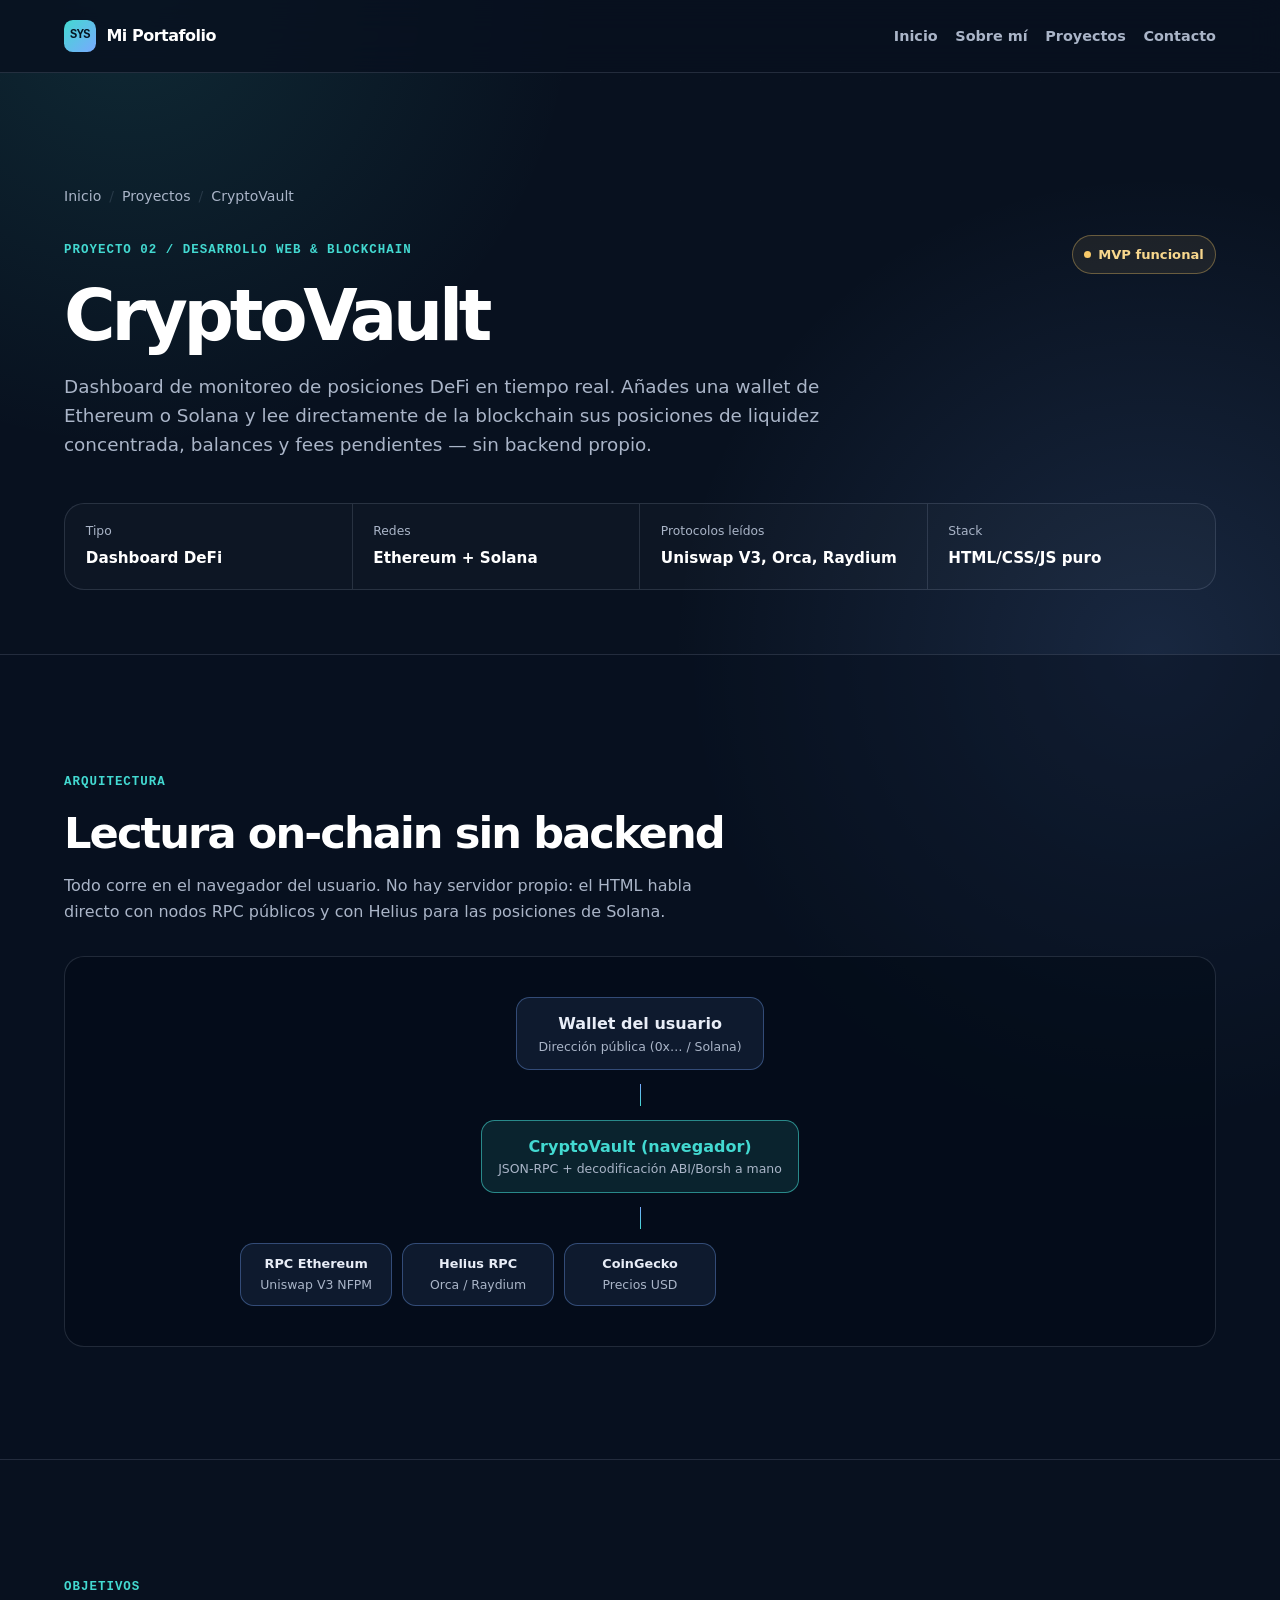
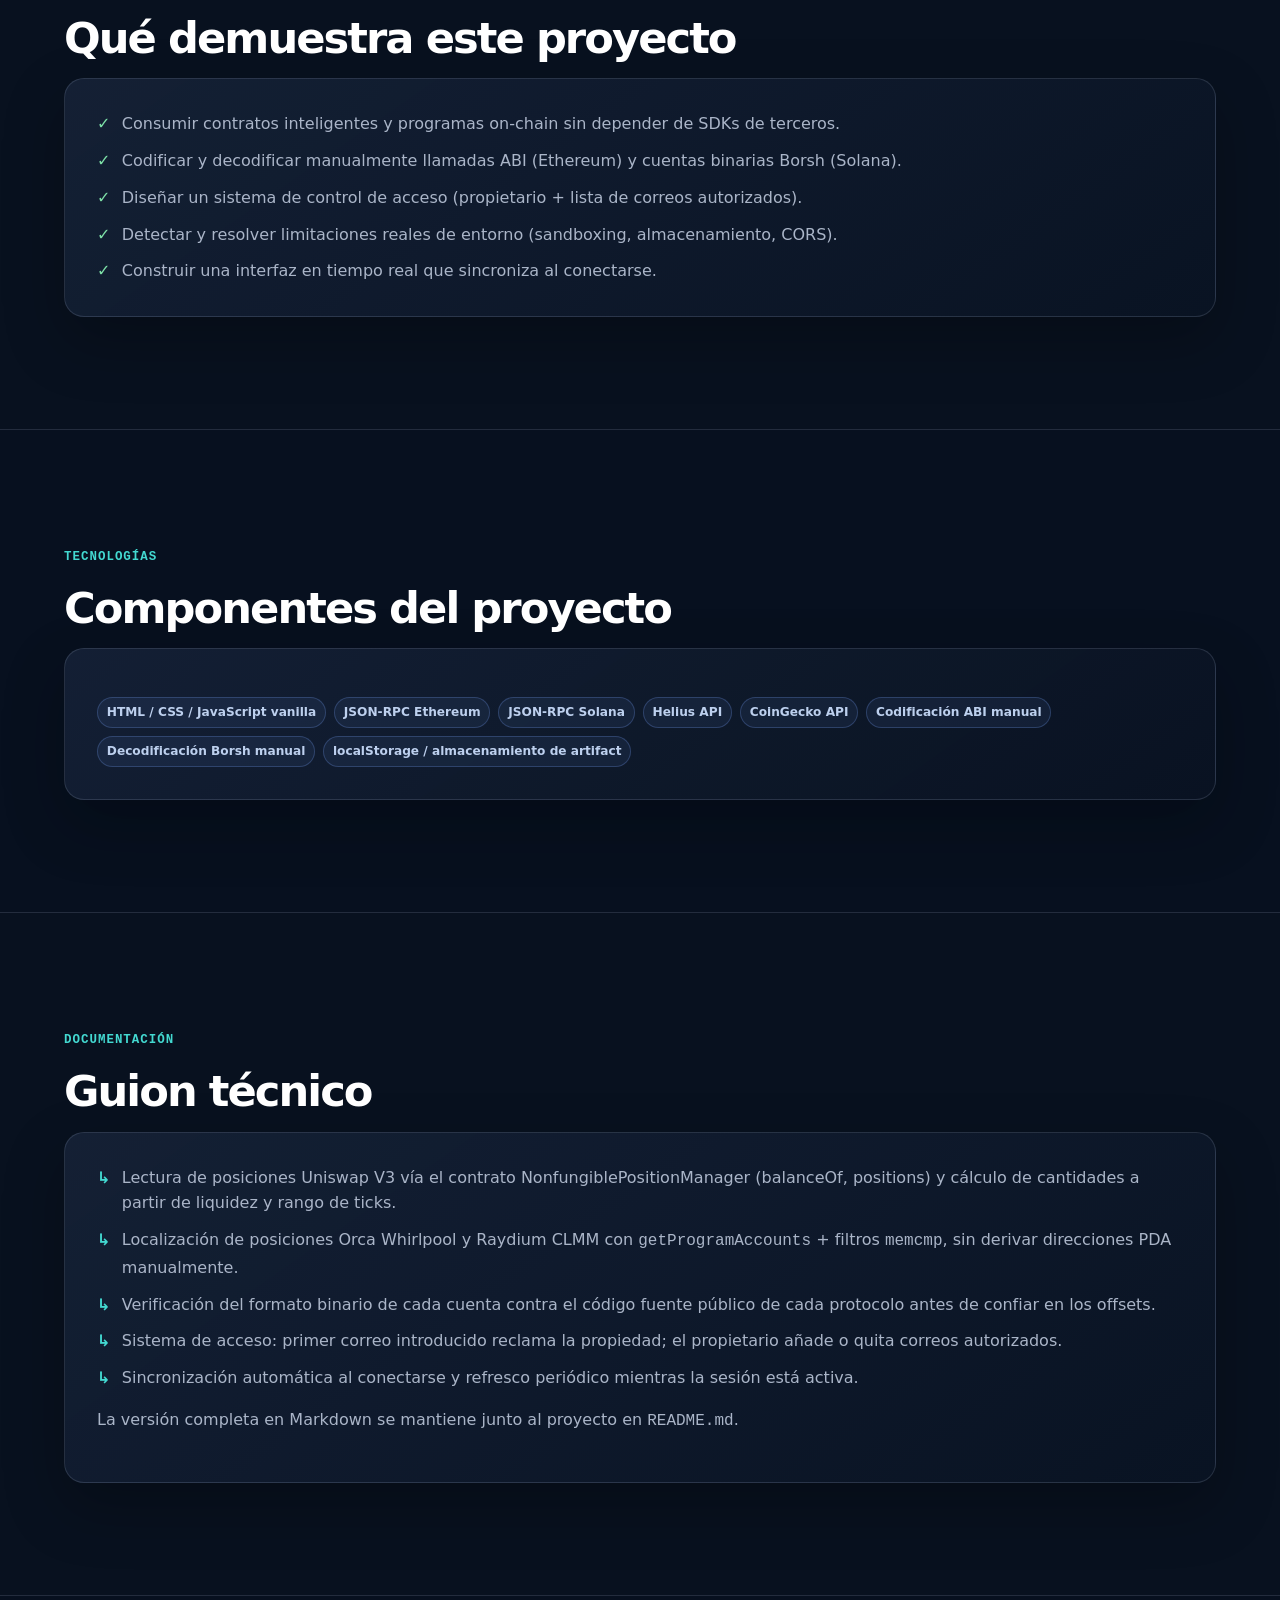
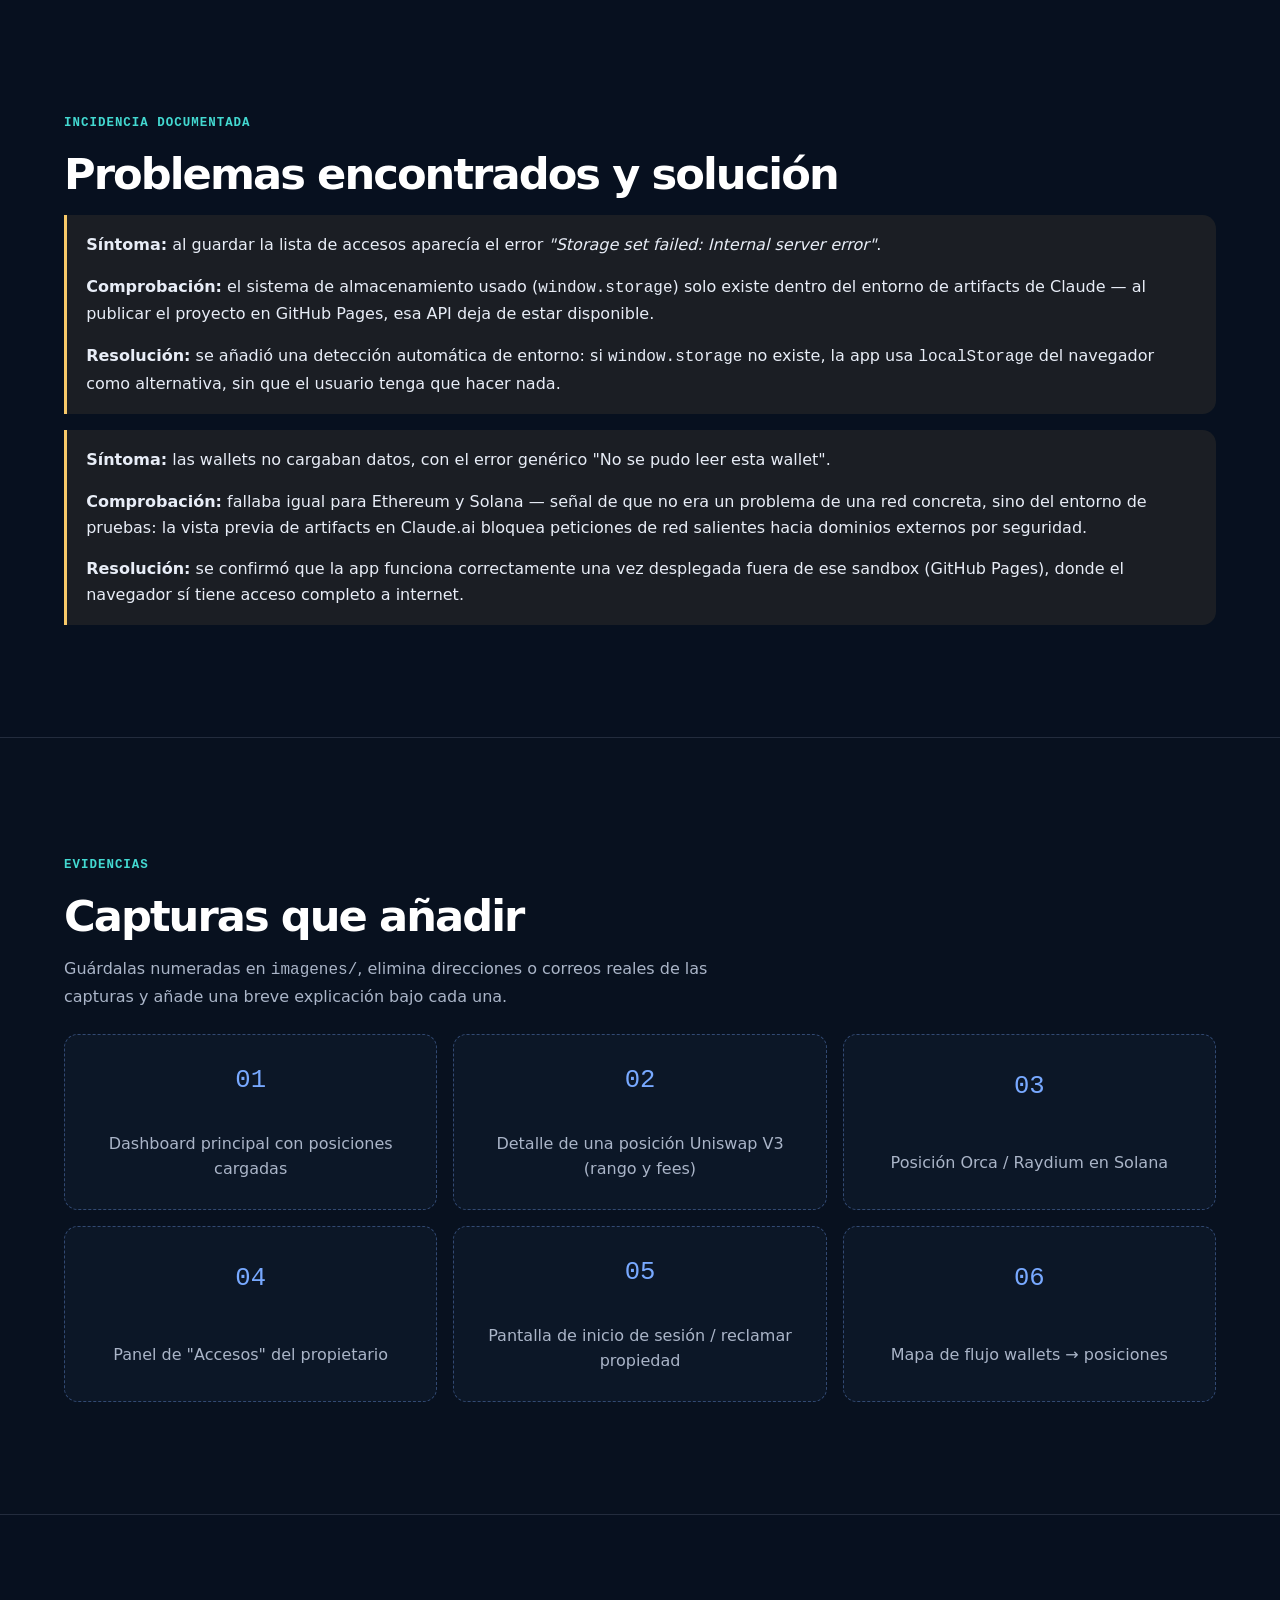
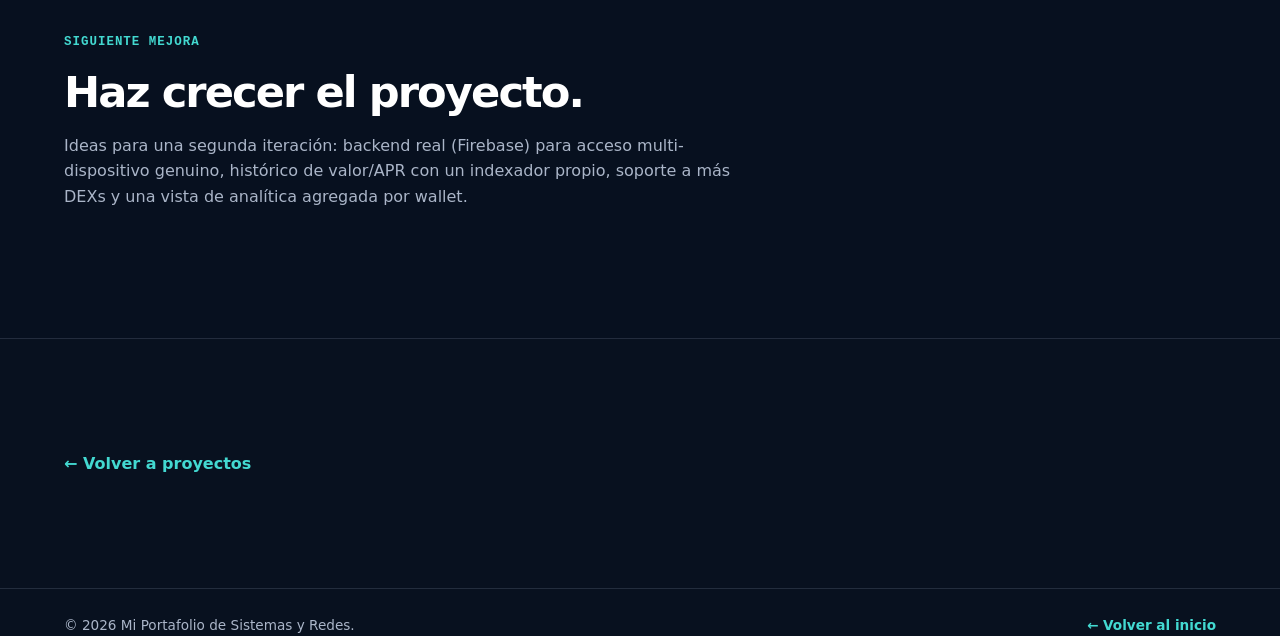
<file: proyectos/cryptovault/index.html>
<!doctype html>
<html lang="es">
  <head>
    <meta charset="utf-8">
    <meta name="viewport" content="width=device-width, initial-scale=1">
    <meta name="description" content="CryptoVault: dashboard de monitoreo de posiciones DeFi en tiempo real (Uniswap V3, Orca Whirlpool, Raydium CLMM), leído directamente de la blockchain.">
    <title>CryptoVault · Mi Portafolio</title>
    <link rel="stylesheet" href="../../assets/css/styles.css">
  </head>
  <body>
    <a class="skip-link" href="#contenido">Saltar al contenido</a>

    <header class="site-header">
      <nav class="nav container" aria-label="Navegación principal">
        <a class="brand" href="../../index.html" aria-label="Ir al inicio">
          <span class="brand-mark">SYS</span>
          <span>Mi Portafolio</span>
        </a>
        <ul class="nav-links">
          <li><a href="../../index.html">Inicio</a></li>
          <li><a href="../../index.html#sobre-mi">Sobre mí</a></li>
          <li><a href="../../index.html#proyectos">Proyectos</a></li>
          <li><a href="../../index.html#contacto">Contacto</a></li>
        </ul>
      </nav>
    </header>

    <main id="contenido">
      <section class="project-hero container">
        <p class="breadcrumb">
          <a href="../../index.html">Inicio</a><span>/</span>
          <a href="../../index.html#proyectos">Proyectos</a><span>/</span>
          CryptoVault
        </p>

        <div class="project-title-row">
          <div>
            <p class="section-kicker">Proyecto 02 / Desarrollo Web &amp; Blockchain</p>
            <h1>CryptoVault</h1>
            <p class="project-lead">
              Dashboard de monitoreo de posiciones DeFi en tiempo real. Añades una wallet de Ethereum o Solana
              y lee directamente de la blockchain sus posiciones de liquidez concentrada, balances y fees pendientes — sin backend propio.
            </p>
          </div>
          <span class="status-badge">MVP funcional</span>
        </div>

        <dl class="summary-strip">
          <div class="summary-item">
            <dt>Tipo</dt>
            <dd>Dashboard DeFi</dd>
          </div>
          <div class="summary-item">
            <dt>Redes</dt>
            <dd>Ethereum + Solana</dd>
          </div>
          <div class="summary-item">
            <dt>Protocolos leídos</dt>
            <dd>Uniswap V3, Orca, Raydium</dd>
          </div>
          <div class="summary-item">
            <dt>Stack</dt>
            <dd>HTML/CSS/JS puro</dd>
          </div>
        </dl>
      </section>

      <section class="section section-alt">
        <div class="container">
          <p class="section-kicker">Arquitectura</p>
          <h2>Lectura on-chain sin backend</h2>
          <p style="max-width:42rem;color:var(--muted);margin-bottom:2rem;">
            Todo corre en el navegador del usuario. No hay servidor propio: el HTML habla directo con nodos RPC públicos
            y con Helius para las posiciones de Solana.
          </p>

          <div class="architecture">
            <div class="architecture-node"><strong>Wallet del usuario</strong><small>Dirección pública (0x… / Solana)</small></div>
            <div class="architecture-line"></div>
            <div class="architecture-node primary"><strong>CryptoVault (navegador)</strong><small>JSON-RPC + decodificación ABI/Borsh a mano</small></div>
            <div class="architecture-line"></div>
            <div class="architecture-clients">
              <div class="architecture-node"><strong>RPC Ethereum</strong><small>Uniswap V3 NFPM</small></div>
              <div class="architecture-node"><strong>Helius RPC</strong><small>Orca / Raydium</small></div>
              <div class="architecture-node"><strong>CoinGecko</strong><small>Precios USD</small></div>
            </div>
          </div>
        </div>
      </section>

      <section class="section">
        <div class="container">
          <p class="section-kicker">Objetivos</p>
          <h2>Qué demuestra este proyecto</h2>
          <article class="detail-card">
            <ul class="check-list">
              <li>Consumir contratos inteligentes y programas on-chain sin depender de SDKs de terceros.</li>
              <li>Codificar y decodificar manualmente llamadas ABI (Ethereum) y cuentas binarias Borsh (Solana).</li>
              <li>Diseñar un sistema de control de acceso (propietario + lista de correos autorizados).</li>
              <li>Detectar y resolver limitaciones reales de entorno (sandboxing, almacenamiento, CORS).</li>
              <li>Construir una interfaz en tiempo real que sincroniza al conectarse.</li>
            </ul>
          </article>
        </div>
      </section>

      <section class="section section-alt">
        <div class="container">
          <p class="section-kicker">Tecnologías</p>
          <h2>Componentes del proyecto</h2>
          <article class="detail-card">
            <ul class="tag-list">
              <li>HTML / CSS / JavaScript vanilla</li>
              <li>JSON-RPC Ethereum</li>
              <li>JSON-RPC Solana</li>
              <li>Helius API</li>
              <li>CoinGecko API</li>
              <li>Codificación ABI manual</li>
              <li>Decodificación Borsh manual</li>
              <li>localStorage / almacenamiento de artifact</li>
            </ul>
          </article>
        </div>
      </section>

      <section class="section">
        <div class="container">
          <p class="section-kicker">Documentación</p>
          <h2>Guion técnico</h2>
          <article class="detail-card">
            <ul class="document-list">
              <li>Lectura de posiciones Uniswap V3 vía el contrato NonfungiblePositionManager (balanceOf, positions) y cálculo de cantidades a partir de liquidez y rango de ticks.</li>
              <li>Localización de posiciones Orca Whirlpool y Raydium CLMM con <code>getProgramAccounts</code> + filtros <code>memcmp</code>, sin derivar direcciones PDA manualmente.</li>
              <li>Verificación del formato binario de cada cuenta contra el código fuente público de cada protocolo antes de confiar en los offsets.</li>
              <li>Sistema de acceso: primer correo introducido reclama la propiedad; el propietario añade o quita correos autorizados.</li>
              <li>Sincronización automática al conectarse y refresco periódico mientras la sesión está activa.</li>
            </ul>
            <p style="margin-top:1rem;">La versión completa en Markdown se mantiene junto al proyecto en <code>README.md</code>.</p>
          </article>
        </div>
      </section>

      <section class="section section-alt">
        <div class="container">
          <p class="section-kicker">Incidencia documentada</p>
          <h2>Problemas encontrados y solución</h2>

          <div class="callout">
            <p><strong>Síntoma:</strong> al guardar la lista de accesos aparecía el error <em>"Storage set failed: Internal server error"</em>.</p>
            <p><strong>Comprobación:</strong> el sistema de almacenamiento usado (<code>window.storage</code>) solo existe dentro del entorno de artifacts de Claude — al publicar el proyecto en GitHub Pages, esa API deja de estar disponible.</p>
            <p><strong>Resolución:</strong> se añadió una detección automática de entorno: si <code>window.storage</code> no existe, la app usa <code>localStorage</code> del navegador como alternativa, sin que el usuario tenga que hacer nada.</p>
          </div>

          <div class="callout" style="margin-top:1rem;">
            <p><strong>Síntoma:</strong> las wallets no cargaban datos, con el error genérico "No se pudo leer esta wallet".</p>
            <p><strong>Comprobación:</strong> fallaba igual para Ethereum y Solana — señal de que no era un problema de una red concreta, sino del entorno de pruebas: la vista previa de artifacts en Claude.ai bloquea peticiones de red salientes hacia dominios externos por seguridad.</p>
            <p><strong>Resolución:</strong> se confirmó que la app funciona correctamente una vez desplegada fuera de ese sandbox (GitHub Pages), donde el navegador sí tiene acceso completo a internet.</p>
          </div>
        </div>
      </section>

      <section class="section">
        <div class="container">
          <p class="section-kicker">Evidencias</p>
          <h2>Capturas que añadir</h2>
          <p style="max-width:42rem;color:var(--muted);margin-bottom:1.5rem;">
            Guárdalas numeradas en <code>imagenes/</code>, elimina direcciones o correos reales de las capturas y añade una breve explicación bajo cada una.
          </p>
          <div class="capture-grid">
            <div class="capture-placeholder"><span>01</span>Dashboard principal con posiciones cargadas</div>
            <div class="capture-placeholder"><span>02</span>Detalle de una posición Uniswap V3 (rango y fees)</div>
            <div class="capture-placeholder"><span>03</span>Posición Orca / Raydium en Solana</div>
            <div class="capture-placeholder"><span>04</span>Panel de "Accesos" del propietario</div>
            <div class="capture-placeholder"><span>05</span>Pantalla de inicio de sesión / reclamar propiedad</div>
            <div class="capture-placeholder"><span>06</span>Mapa de flujo wallets → posiciones</div>
          </div>
        </div>
      </section>

      <section class="section section-alt">
        <div class="container">
          <p class="section-kicker">Siguiente mejora</p>
          <h2>Haz crecer el proyecto.</h2>
          <p style="max-width:42rem;color:var(--muted);">
            Ideas para una segunda iteración: backend real (Firebase) para acceso multi-dispositivo genuino,
            histórico de valor/APR con un indexador propio, soporte a más DEXs y una vista de analítica agregada por wallet.
          </p>
        </div>
      </section>

      <section class="section">
        <div class="container">
          <a class="back-link" href="../../index.html#proyectos">← Volver a proyectos</a>
        </div>
      </section>
    </main>

    <footer class="site-footer">
      <div class="container footer-inner">
        <span>© 2026 Mi Portafolio de Sistemas y Redes.</span>
        <a class="back-link" href="../../index.html">← Volver al inicio</a>
      </div>
    </footer>
  </body>
</html>
</file>
<file: assets/css/styles.css>
:root {
  --ink: #e8edf7;
  --muted: #aab5c8;
  --surface: #101827;
  --surface-elevated: #162238;
  --line: rgba(193, 208, 235, 0.15);
  --blue: #78a9ff;
  --cyan: #43d9d1;
  --green: #7ee2a8;
  --amber: #f7c969;
  --danger: #ff8293;
  --background: #08111f;
  --shadow: 0 24px 60px rgba(0, 0, 0, 0.26);
  --radius-lg: 1.25rem;
  --radius-md: 0.85rem;
  --max-width: 72rem;
}

* {
  box-sizing: border-box;
}

html {
  scroll-behavior: smooth;
}

@media (prefers-reduced-motion: reduce) {
  html {
    scroll-behavior: auto;
  }

  *,
  *::before,
  *::after {
    animation-duration: 0.01ms !important;
    animation-iteration-count: 1 !important;
    scroll-behavior: auto !important;
    transition-duration: 0.01ms !important;
  }
}

body {
  min-width: 20rem;
  margin: 0;
  color: var(--ink);
  background:
    radial-gradient(circle at 10% 0%, rgba(67, 217, 209, 0.12), transparent 28rem),
    radial-gradient(circle at 90% 12%, rgba(120, 169, 255, 0.15), transparent 30rem),
    var(--background);
  font-family: Inter, ui-sans-serif, system-ui, -apple-system, BlinkMacSystemFont, "Segoe UI", sans-serif;
  font-size: 16px;
  line-height: 1.6;
}

body::before {
  position: fixed;
  z-index: -1;
  inset: 0;
  pointer-events: none;
  content: "";
  opacity: 0.28;
  background-image: linear-gradient(rgba(255, 255, 255, 0.025) 1px, transparent 1px), linear-gradient(90deg, rgba(255, 255, 255, 0.025) 1px, transparent 1px);
  background-size: 2.5rem 2.5rem;
  mask-image: linear-gradient(to bottom, black, transparent 78%);
}

a {
  color: inherit;
  text-decoration: none;
}

a:focus-visible,
button:focus-visible {
  outline: 3px solid var(--cyan);
  outline-offset: 4px;
}

img {
  max-width: 100%;
}

.skip-link {
  position: absolute;
  z-index: 20;
  top: -5rem;
  left: 1rem;
  padding: 0.7rem 1rem;
  color: #04101b;
  background: var(--cyan);
  border-radius: 0 0 var(--radius-md) var(--radius-md);
}

.skip-link:focus {
  top: 0;
}

.container {
  width: min(calc(100% - 2.5rem), var(--max-width));
  margin-inline: auto;
}

.site-header {
  position: sticky;
  z-index: 10;
  top: 0;
  border-bottom: 1px solid var(--line);
  background: rgba(8, 17, 31, 0.82);
  backdrop-filter: blur(16px);
}

.nav {
  display: flex;
  align-items: center;
  justify-content: space-between;
  gap: 1.5rem;
  min-height: 4.5rem;
}

.brand {
  display: inline-flex;
  align-items: center;
  gap: 0.65rem;
  color: #fff;
  font-weight: 800;
  letter-spacing: -0.03em;
}

.brand-mark {
  display: grid;
  width: 2rem;
  height: 2rem;
  place-items: center;
  color: #061522;
  font-family: ui-monospace, SFMono-Regular, Menlo, Consolas, monospace;
  font-size: 0.75rem;
  font-weight: 900;
  background: linear-gradient(135deg, var(--cyan), var(--blue));
  border-radius: 0.55rem;
}

.nav-links {
  display: flex;
  flex-wrap: wrap;
  justify-content: flex-end;
  gap: 0.35rem 1.1rem;
  padding: 0;
  margin: 0;
  list-style: none;
}

.nav-links a {
  color: var(--muted);
  font-size: 0.9rem;
  font-weight: 650;
}

.nav-links a:hover,
.nav-links a[aria-current="page"] {
  color: var(--cyan);
}

.hero {
  display: grid;
  grid-template-columns: 1.2fr 0.8fr;
  gap: clamp(2rem, 7vw, 6rem);
  align-items: center;
  min-height: min(44rem, calc(100vh - 4.5rem));
  padding-block: clamp(4rem, 10vw, 8rem);
}

.eyebrow,
.section-kicker {
  display: inline-flex;
  align-items: center;
  gap: 0.5rem;
  margin: 0 0 1rem;
  color: var(--cyan);
  font-family: ui-monospace, SFMono-Regular, Menlo, Consolas, monospace;
  font-size: 0.78rem;
  font-weight: 700;
  letter-spacing: 0.08em;
  text-transform: uppercase;
}

.status-dot {
  width: 0.55rem;
  height: 0.55rem;
  background: var(--green);
  border-radius: 50%;
  box-shadow: 0 0 0 0.28rem rgba(126, 226, 168, 0.12);
}

h1,
h2,
h3,
p {
  margin-top: 0;
}

h1,
h2,
h3 {
  color: #fff;
  line-height: 1.12;
}

h1 {
  max-width: 13ch;
  margin-bottom: 1.35rem;
  font-size: clamp(2.8rem, 7vw, 5.3rem);
  letter-spacing: -0.06em;
}

h1 em {
  font-style: normal;
  color: var(--cyan);
}

h2 {
  margin-bottom: 1rem;
  font-size: clamp(1.85rem, 4vw, 2.7rem);
  letter-spacing: -0.045em;
}

h3 {
  margin-bottom: 0.65rem;
  font-size: 1.16rem;
  letter-spacing: -0.025em;
}

.hero-copy {
  max-width: 38rem;
  margin-bottom: 1.8rem;
  color: var(--muted);
  font-size: clamp(1rem, 2vw, 1.15rem);
}

.button-row {
  display: flex;
  flex-wrap: wrap;
  gap: 0.85rem;
}

.button {
  display: inline-flex;
  align-items: center;
  justify-content: center;
  min-height: 2.9rem;
  padding: 0.7rem 1.05rem;
  border: 1px solid transparent;
  border-radius: 0.7rem;
  font-weight: 750;
  transition: transform 160ms ease, border-color 160ms ease, background 160ms ease;
}

.button:hover {
  transform: translateY(-2px);
}

.button-primary {
  color: #05131e;
  background: linear-gradient(135deg, var(--cyan), #9bebd7);
  box-shadow: 0 11px 25px rgba(67, 217, 209, 0.16);
}

.button-secondary {
  color: var(--ink);
  border-color: var(--line);
  background: rgba(255, 255, 255, 0.03);
}

.button-secondary:hover {
  border-color: rgba(120, 169, 255, 0.7);
  background: rgba(120, 169, 255, 0.1);
}

.button-disabled {
  color: var(--muted);
  border-color: var(--line);
  background: rgba(255, 255, 255, 0.025);
  cursor: not-allowed;
  opacity: 0.72;
}

.terminal-card,
.surface-card,
.project-card,
.detail-card {
  border: 1px solid var(--line);
  background: linear-gradient(145deg, rgba(22, 34, 56, 0.88), rgba(10, 20, 35, 0.9));
  box-shadow: var(--shadow);
}

.terminal-card {
  overflow: hidden;
  border-radius: var(--radius-lg);
  transform: rotate(1.5deg);
}

.terminal-top {
  display: flex;
  gap: 0.4rem;
  padding: 0.8rem 1rem;
  border-bottom: 1px solid var(--line);
  background: rgba(255, 255, 255, 0.025);
}

.terminal-top span {
  width: 0.65rem;
  height: 0.65rem;
  border-radius: 50%;
}

.terminal-top span:nth-child(1) { background: var(--danger); }
.terminal-top span:nth-child(2) { background: var(--amber); }
.terminal-top span:nth-child(3) { background: var(--green); }

.terminal-content {
  padding: clamp(1.3rem, 4vw, 2.2rem);
  font-family: ui-monospace, SFMono-Regular, Menlo, Consolas, monospace;
  font-size: clamp(0.82rem, 1.65vw, 0.96rem);
  line-height: 1.9;
}

.terminal-content p {
  margin: 0;
}

.terminal-command { color: var(--cyan); }
.terminal-label { color: var(--muted); }
.terminal-value { color: #fff; }
.terminal-ok { color: var(--green); }

.section {
  padding-block: clamp(4rem, 9vw, 7rem);
}

.section-alt {
  border-block: 1px solid var(--line);
  background: rgba(8, 17, 31, 0.45);
}

.section-heading {
  display: flex;
  flex-wrap: wrap;
  align-items: end;
  justify-content: space-between;
  gap: 1.25rem;
  margin-bottom: 2.3rem;
}

.section-heading > p:last-child {
  max-width: 35rem;
  margin-bottom: 0.35rem;
  color: var(--muted);
}

.about-grid {
  display: grid;
  grid-template-columns: 1fr 1.3fr;
  gap: 1.25rem;
}

.surface-card,
.detail-card {
  padding: clamp(1.35rem, 3vw, 2rem);
  border-radius: var(--radius-lg);
}

.surface-card > p,
.detail-card > p,
.detail-card li {
  color: var(--muted);
}

.skill-list,
.tag-list,
.check-list,
.document-list {
  padding: 0;
  margin: 0;
  list-style: none;
}

.skill-list {
  display: grid;
  grid-template-columns: repeat(2, minmax(0, 1fr));
  gap: 0.8rem;
}

.skill-list li {
  display: flex;
  align-items: center;
  gap: 0.65rem;
  min-height: 3.1rem;
  padding: 0.75rem;
  color: var(--ink);
  border: 1px solid var(--line);
  border-radius: var(--radius-md);
  background: rgba(255, 255, 255, 0.025);
  font-weight: 650;
}

.skill-icon {
  display: grid;
  flex: 0 0 1.65rem;
  width: 1.65rem;
  height: 1.65rem;
  place-items: center;
  color: var(--cyan);
  border-radius: 0.45rem;
  background: rgba(67, 217, 209, 0.11);
  font-family: ui-monospace, monospace;
  font-size: 0.75rem;
}

.project-grid,
.roadmap-grid,
.details-grid {
  display: grid;
  grid-template-columns: repeat(3, minmax(0, 1fr));
  gap: 1.15rem;
}

.project-card {
  display: flex;
  flex-direction: column;
  min-height: 100%;
  padding: 1.55rem;
  border-radius: var(--radius-lg);
  transition: transform 180ms ease, border-color 180ms ease;
}

.project-card:hover {
  border-color: rgba(67, 217, 209, 0.58);
  transform: translateY(-0.3rem);
}

.project-card.featured {
  grid-column: span 2;
  background:
    radial-gradient(circle at right top, rgba(67, 217, 209, 0.13), transparent 20rem),
    linear-gradient(145deg, rgba(22, 34, 56, 0.95), rgba(10, 20, 35, 0.94));
}

.project-number,
.card-status {
  font-family: ui-monospace, SFMono-Regular, Menlo, Consolas, monospace;
  font-size: 0.75rem;
  font-weight: 700;
  letter-spacing: 0.06em;
  text-transform: uppercase;
}

.project-number { color: var(--cyan); }
.card-status { color: var(--amber); }

.project-card h3 {
  margin-top: 1.2rem;
  font-size: clamp(1.35rem, 3vw, 1.8rem);
}

.project-card p {
  color: var(--muted);
}

.tag-list {
  display: flex;
  flex-wrap: wrap;
  gap: 0.5rem;
  margin-top: auto;
  padding-top: 1rem;
}

.tag-list li {
  padding: 0.3rem 0.55rem;
  color: #bdd0ee;
  border: 1px solid rgba(120, 169, 255, 0.24);
  border-radius: 999px;
  background: rgba(120, 169, 255, 0.08);
  font-size: 0.76rem;
  font-weight: 650;
}

.project-link {
  display: inline-flex;
  gap: 0.45rem;
  align-items: center;
  margin-top: 1.45rem;
  color: var(--cyan);
  font-size: 0.92rem;
  font-weight: 750;
}

.project-link::after {
  content: "→";
  transition: transform 160ms ease;
}

.project-link:hover::after {
  transform: translateX(0.22rem);
}

.placeholder-card {
  justify-content: space-between;
  min-height: 13rem;
  border-style: dashed;
  box-shadow: none;
}

.placeholder-symbol {
  color: var(--line);
  font-family: ui-monospace, monospace;
  font-size: 2.4rem;
}

.roadmap-card {
  position: relative;
  min-height: 11rem;
  padding: 1.35rem;
  border-left: 1px solid var(--line);
}

.roadmap-card:first-child {
  border-left: 0;
}

.roadmap-card span {
  color: var(--cyan);
  font-family: ui-monospace, monospace;
  font-size: 0.75rem;
  font-weight: 750;
}

.roadmap-card p {
  color: var(--muted);
}

.contact-panel {
  display: flex;
  flex-wrap: wrap;
  align-items: center;
  justify-content: space-between;
  gap: 1.5rem;
  padding: clamp(1.5rem, 5vw, 3.2rem);
  border: 1px solid rgba(67, 217, 209, 0.27);
  border-radius: var(--radius-lg);
  background: linear-gradient(120deg, rgba(67, 217, 209, 0.1), rgba(120, 169, 255, 0.08));
}

.contact-panel h2 {
  max-width: 18ch;
  margin-bottom: 0.5rem;
}

.contact-panel p {
  max-width: 39rem;
  margin-bottom: 0;
  color: var(--muted);
}

.site-footer {
  padding-block: 1.6rem;
  border-top: 1px solid var(--line);
  color: var(--muted);
  font-size: 0.85rem;
}

.footer-inner {
  display: flex;
  flex-wrap: wrap;
  justify-content: space-between;
  gap: 0.7rem 1.5rem;
}

/* Página de proyecto */
.project-hero {
  padding-block: clamp(4rem, 9vw, 7rem) 3rem;
}

.breadcrumb {
  display: flex;
  flex-wrap: wrap;
  gap: 0.5rem;
  margin-bottom: 1.7rem;
  color: var(--muted);
  font-size: 0.88rem;
}

.breadcrumb a:hover { color: var(--cyan); }
.breadcrumb span { color: var(--line); }

.project-title-row {
  display: flex;
  flex-wrap: wrap;
  align-items: start;
  justify-content: space-between;
  gap: 1.5rem;
}

.project-title-row h1 {
  max-width: 16ch;
  margin-bottom: 1rem;
  font-size: clamp(2.4rem, 6vw, 4.4rem);
}

.project-lead {
  max-width: 48rem;
  margin-bottom: 0;
  color: var(--muted);
  font-size: 1.15rem;
}

.status-badge {
  display: inline-flex;
  align-items: center;
  gap: 0.45rem;
  padding: 0.5rem 0.7rem;
  color: #f8d78d;
  border: 1px solid rgba(247, 201, 105, 0.35);
  border-radius: 999px;
  background: rgba(247, 201, 105, 0.08);
  font-size: 0.82rem;
  font-weight: 750;
  white-space: nowrap;
}

.status-badge::before {
  width: 0.45rem;
  height: 0.45rem;
  content: "";
  background: var(--amber);
  border-radius: 50%;
}

.summary-strip {
  display: grid;
  grid-template-columns: repeat(4, 1fr);
  overflow: hidden;
  margin-top: 2.7rem;
  border: 1px solid var(--line);
  border-radius: var(--radius-lg);
  background: rgba(255, 255, 255, 0.025);
}

.summary-item {
  padding: 1.15rem 1.3rem;
  border-right: 1px solid var(--line);
}

.summary-item:last-child { border-right: 0; }
.summary-item dt { color: var(--muted); font-size: 0.77rem; }
.summary-item dd { margin: 0.25rem 0 0; color: #fff; font-size: 0.95rem; font-weight: 750; }

.architecture {
  display: grid;
  justify-items: center;
  gap: 0.85rem;
  padding: clamp(1.2rem, 4vw, 2.5rem);
  border: 1px solid var(--line);
  border-radius: var(--radius-lg);
  background: rgba(4, 12, 23, 0.47);
}

.architecture-node {
  min-width: min(100%, 15.5rem);
  padding: 0.8rem 1rem;
  border: 1px solid rgba(120, 169, 255, 0.35);
  border-radius: var(--radius-md);
  background: rgba(120, 169, 255, 0.09);
  text-align: center;
}

.architecture-node strong,
.architecture-node small { display: block; }
.architecture-node small { color: var(--muted); font-size: 0.78rem; }
.architecture-node.primary { border-color: rgba(67, 217, 209, 0.57); background: rgba(67, 217, 209, 0.11); }
.architecture-node.primary strong { color: var(--cyan); }
.architecture-line { width: 1px; height: 1.4rem; background: linear-gradient(var(--blue), var(--cyan)); }
.architecture-clients { display: grid; grid-template-columns: repeat(5, minmax(5rem, 1fr)); gap: 0.6rem; width: min(100%, 50rem); }
.architecture-clients .architecture-node { min-width: 0; padding: 0.65rem 0.35rem; font-size: 0.8rem; }

.details-grid {
  grid-template-columns: repeat(2, minmax(0, 1fr));
}

.check-list,
.document-list {
  display: grid;
  gap: 0.7rem;
}

.check-list li,
.document-list li {
  position: relative;
  padding-left: 1.55rem;
}

.check-list li::before {
  position: absolute;
  left: 0;
  color: var(--green);
  content: "✓";
  font-weight: 900;
}

.document-list li::before {
  position: absolute;
  left: 0;
  color: var(--cyan);
  content: "↳";
  font-weight: 900;
}

.callout {
  padding: 1.1rem 1.2rem;
  border-left: 3px solid var(--amber);
  border-radius: 0 var(--radius-md) var(--radius-md) 0;
  background: rgba(247, 201, 105, 0.08);
}

.callout p:last-child { margin-bottom: 0; }

.capture-grid {
  display: grid;
  grid-template-columns: repeat(3, minmax(0, 1fr));
  gap: 1rem;
}

.capture-placeholder {
  display: grid;
  min-height: 11rem;
  place-items: center;
  padding: 1rem;
  color: var(--muted);
  border: 1px dashed rgba(120, 169, 255, 0.35);
  border-radius: var(--radius-md);
  background: rgba(120, 169, 255, 0.04);
  text-align: center;
}

.capture-placeholder span {
  display: block;
  margin-bottom: 0.5rem;
  color: var(--blue);
  font-family: ui-monospace, monospace;
  font-size: 1.6rem;
}

.back-link { color: var(--cyan); font-weight: 750; }

@media (max-width: 760px) {
  .nav { align-items: flex-start; padding-block: 0.85rem; }
  .nav-links { gap: 0.25rem 0.75rem; }
  .nav-links a { font-size: 0.82rem; }
  .hero,
  .about-grid { grid-template-columns: 1fr; }
  .hero { min-height: auto; }
  .terminal-card { max-width: 32rem; margin-inline: auto; transform: none; }
  .project-grid,
  .roadmap-grid,
  .details-grid { grid-template-columns: 1fr; }
  .project-card.featured { grid-column: auto; }
  .roadmap-card,
  .roadmap-card:first-child { min-height: auto; border-top: 1px solid var(--line); border-left: 0; }
  .roadmap-card:first-child { border-top: 0; }
  .summary-strip { grid-template-columns: repeat(2, 1fr); }
  .summary-item:nth-child(2) { border-right: 0; }
  .summary-item:nth-child(-n + 2) { border-bottom: 1px solid var(--line); }
  .architecture-clients { grid-template-columns: repeat(2, 1fr); }
  .capture-grid { grid-template-columns: 1fr; }
}

@media (max-width: 430px) {
  .container { width: min(calc(100% - 1.5rem), var(--max-width)); }
  .brand { font-size: 0.9rem; }
  .nav { gap: 0.75rem; }
  .nav-links { justify-content: flex-start; }
  .skill-list { grid-template-columns: 1fr; }
}
</file>
